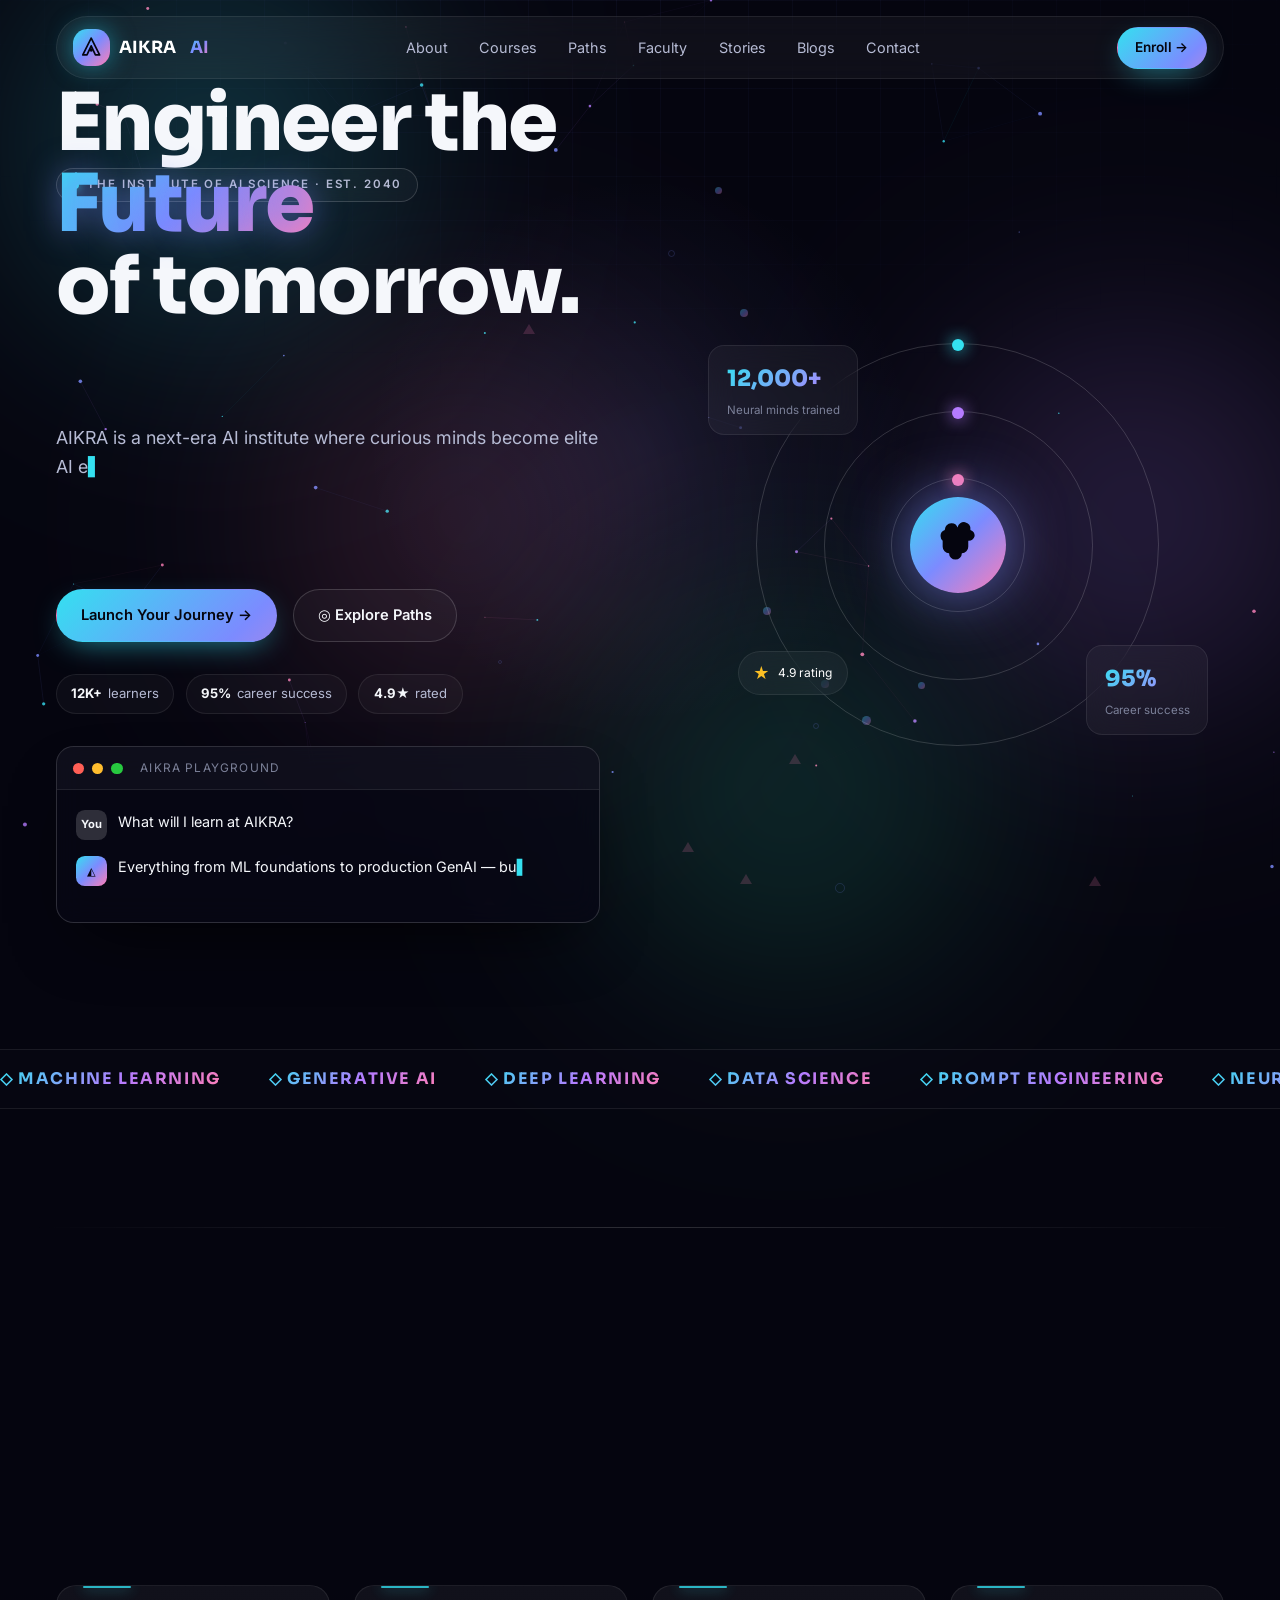
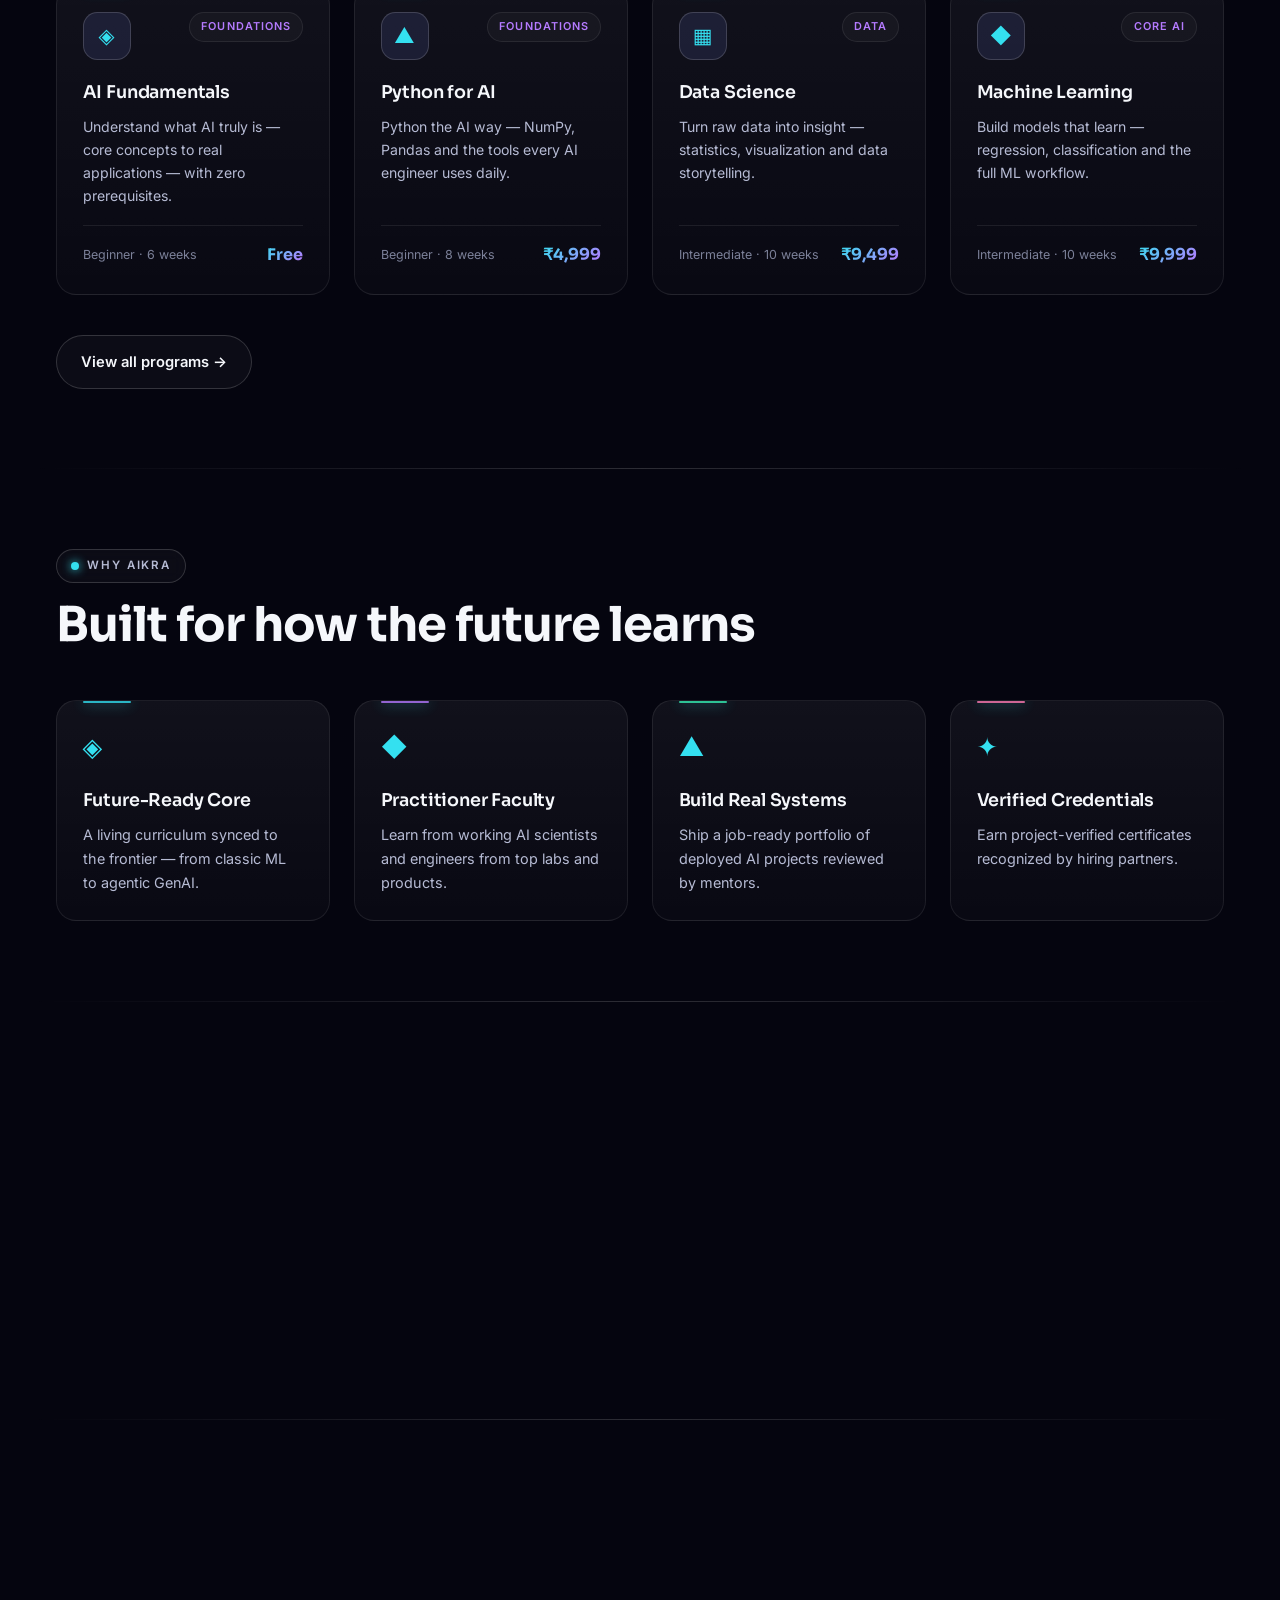
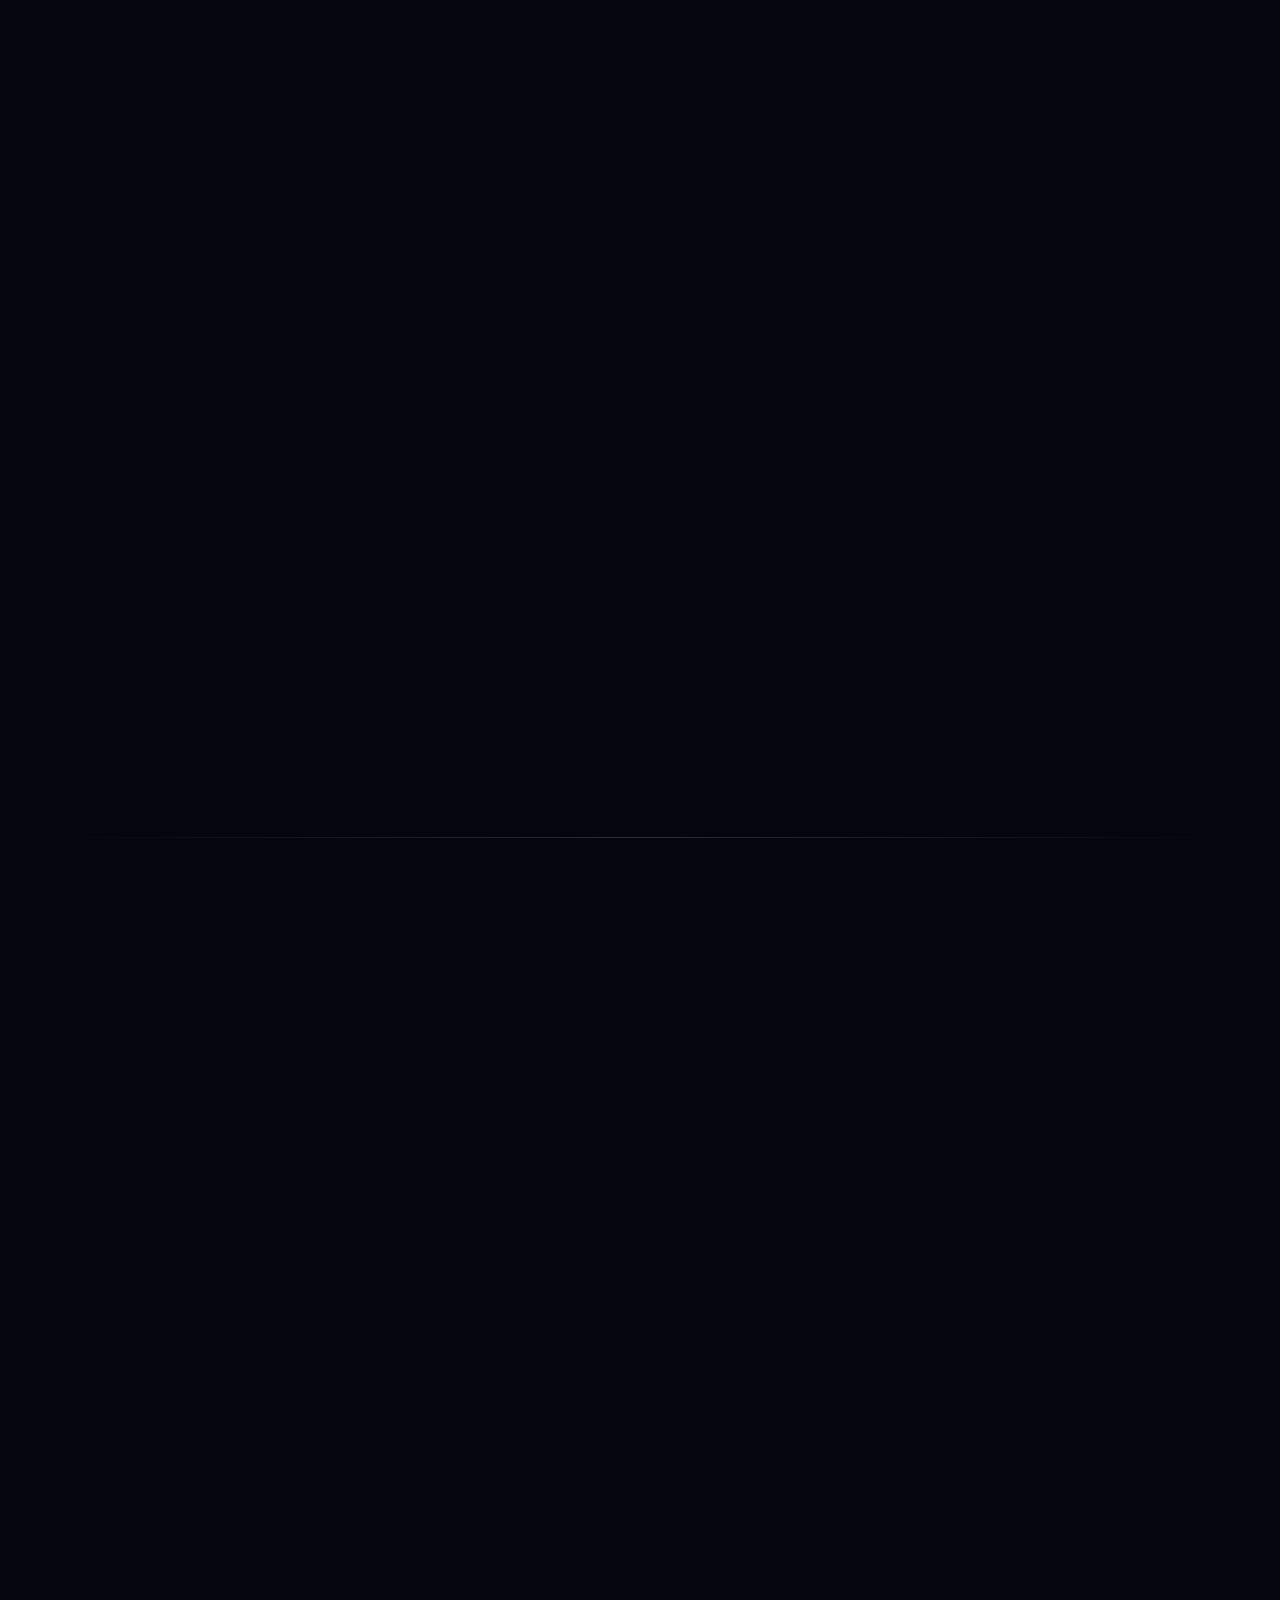
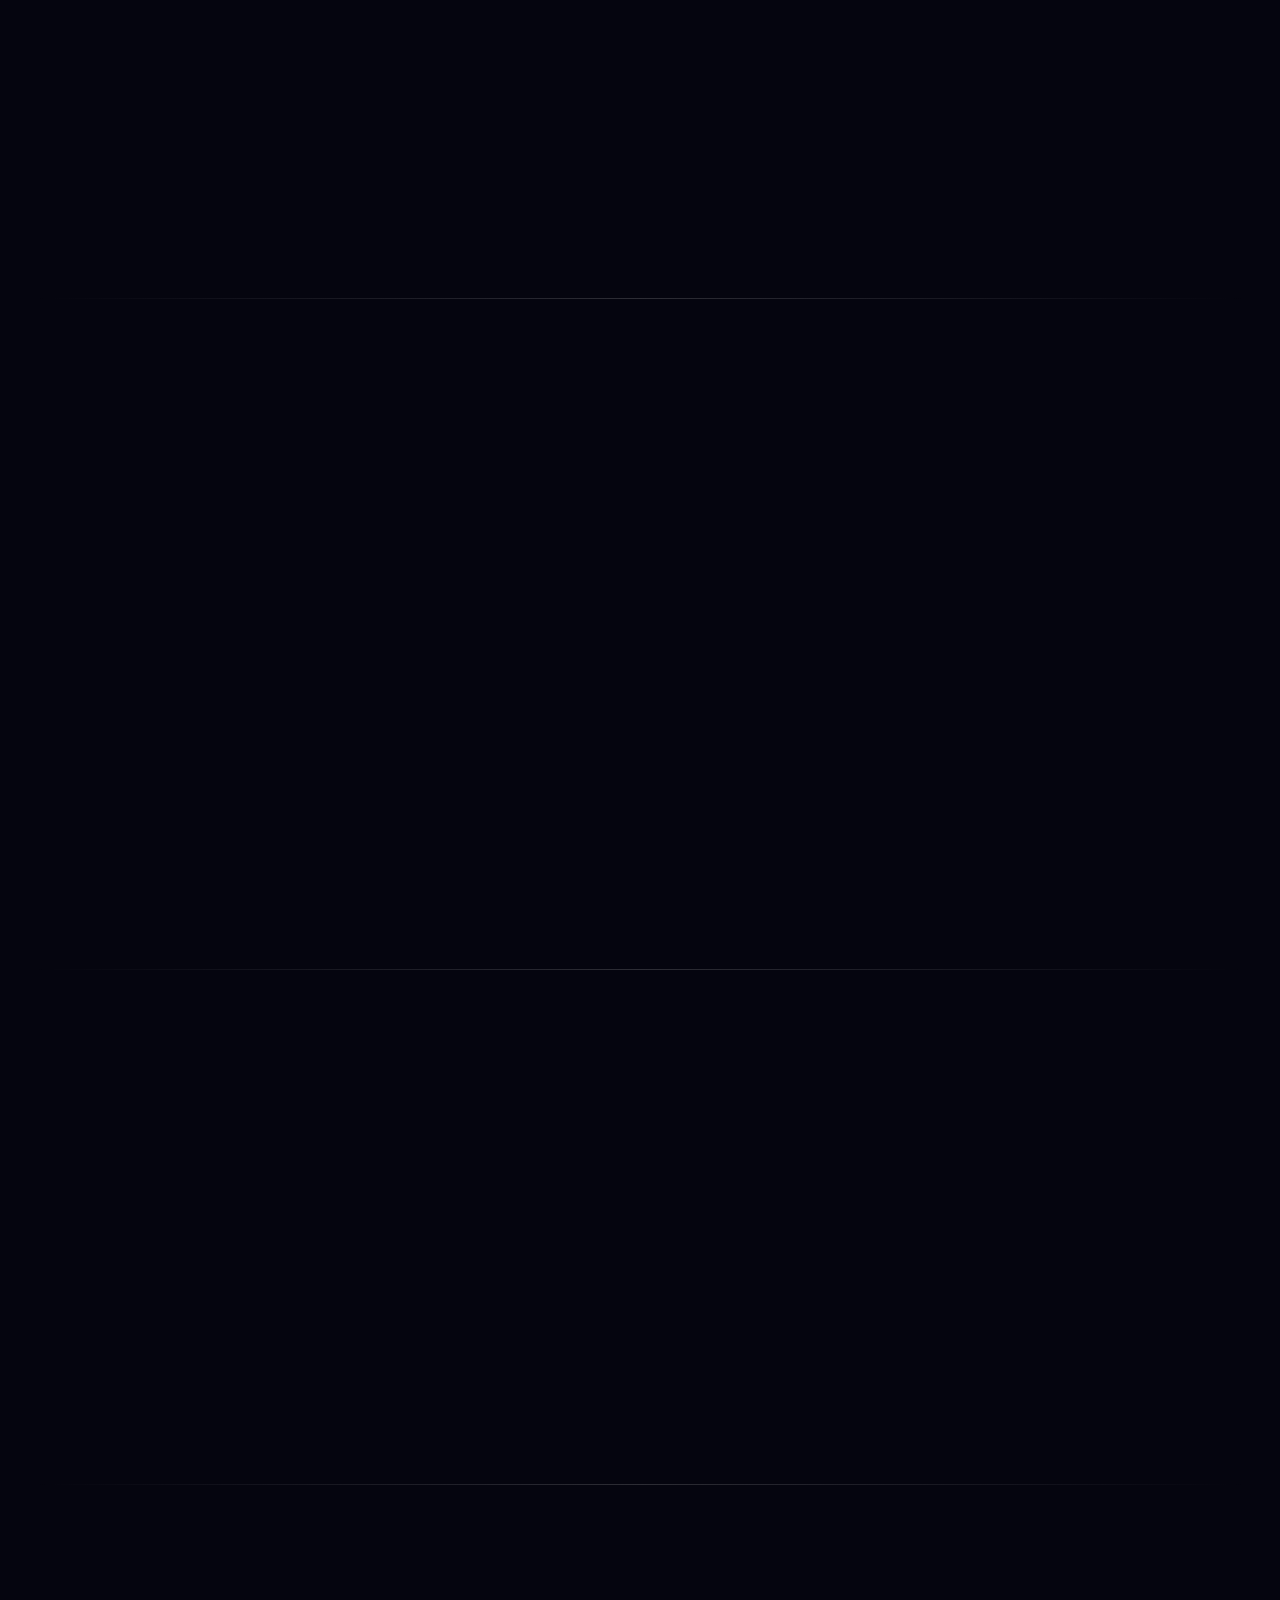
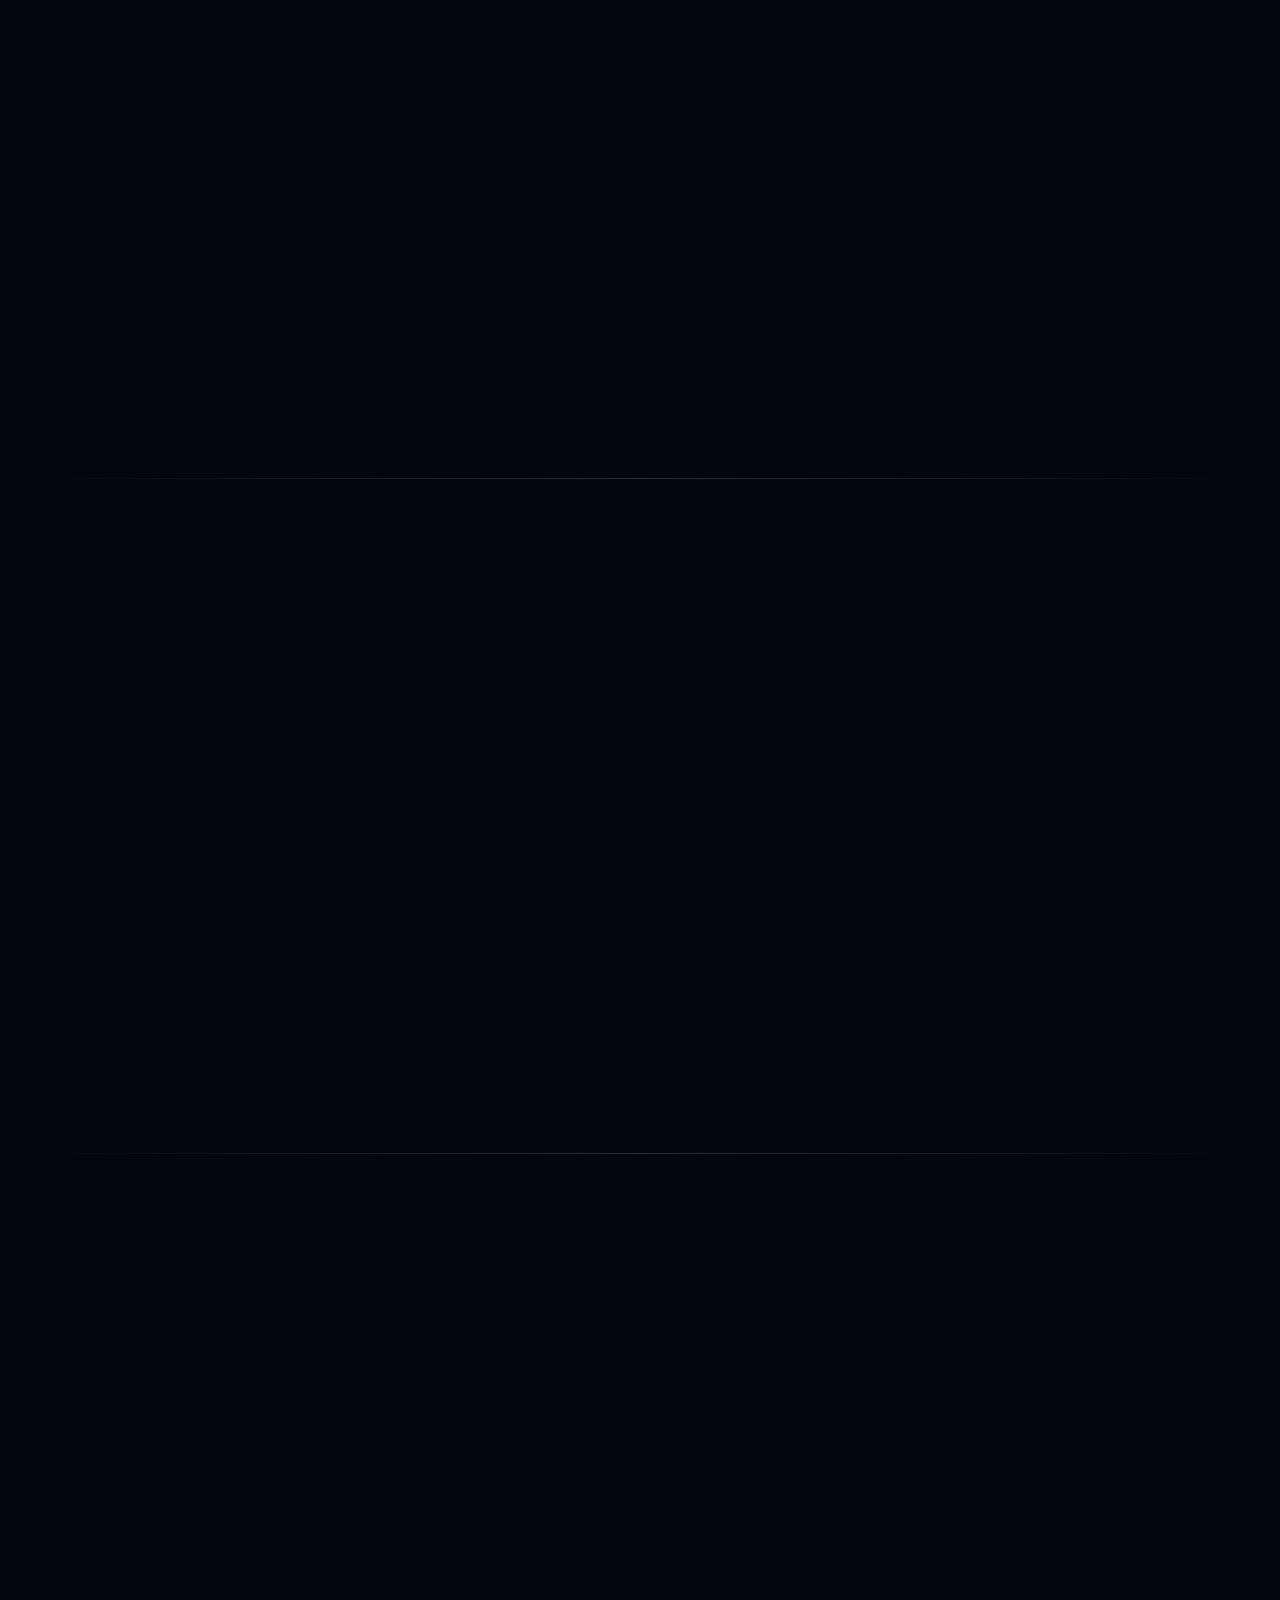
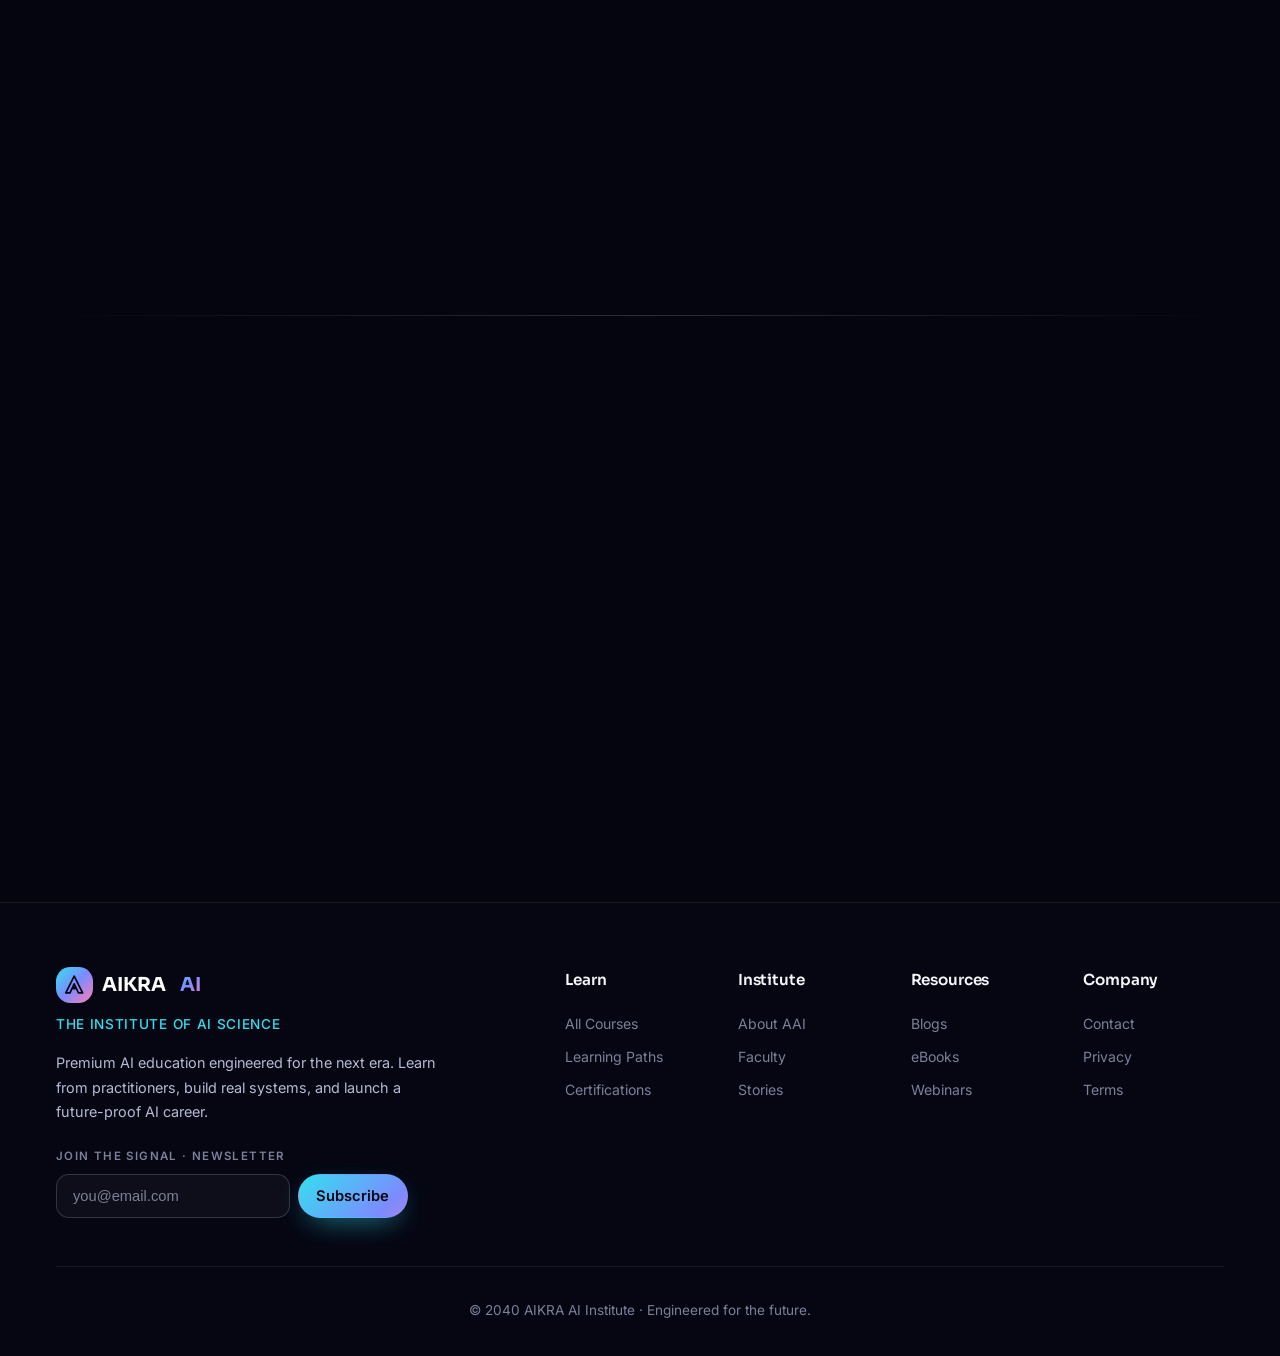
<file: index.html>
<!DOCTYPE html>
<html lang="en">
<head>
  <meta charset="UTF-8" />
  <meta name="viewport" content="width=device-width, initial-scale=1.0" />
  <title>AIKRA AI Institute — The Institute of AI Science</title>
  <meta name="description" content="AIKRA AI Institute (AAI) — a next-era AI institute. Learn Machine Learning, Deep Learning, Generative AI and Data Science from practitioners and build a future-proof AI career." />
  <meta property="og:title" content="AIKRA AI Institute — The Institute of AI Science" />
  <meta property="og:description" content="Next-era AI education. Learn ML, Deep Learning, Generative AI and Data Science from practitioners." />
  <link rel="icon" type="image/svg+xml" href="assets/favicon.svg" />
  <link rel="preconnect" href="https://fonts.googleapis.com" />
  <link rel="preconnect" href="https://fonts.gstatic.com" crossorigin />
  <link href="https://fonts.googleapis.com/css2?family=Sora:wght@400;500;600;700;800&family=Inter:wght@400;500;600;700&display=swap" rel="stylesheet" />
  <link rel="stylesheet" href="assets/css/styles.css" />
  <!-- Editable content (see content/README.md) -->
  <script src="content/site.js"></script>
  <script src="content/courses.js"></script>
  <script src="content/reviews.js"></script>
</head>
<body>
  <div id="header"></div>

  <main style="padding-top:6.5rem;">

    <!-- ============ HERO ============ -->
    <section style="position:relative;" data-hero-parallax>
      <div class="container-aai" style="padding:4rem 1.5rem 3rem;">
        <div class="hero-grid">
          <div>
            <span class="eyebrow reveal"><span class="dot"></span> The Institute of AI Science · Est. 2040</span>
            <h1 class="h-display reveal d1" style="margin-top:1.5rem;" data-speed="-0.08">
              Engineer the<br /><span class="gradient-text glow-text" data-rotator data-words="Intelligence,Future,Machines,Impossible">Intelligence</span><br />of tomorrow.
            </h1>
            <p class="muted reveal d2" style="margin-top:1.5rem;max-width:34rem;font-size:1.12rem;" data-typewriter="AIKRA is a next-era AI institute where curious minds become elite AI engineers. Learn from practitioners, build real neural systems, and earn credentials recognized across the industry." data-speed="-0.04">
              AIKRA is a next-era AI institute where curious minds become elite AI engineers. Learn from practitioners, build real neural systems, and earn credentials recognized across the industry.
            </p>
            <div class="reveal d3" style="margin-top:2.2rem;display:flex;flex-wrap:wrap;gap:1rem;">
              <a href="courses.html" class="btn btn-primary" data-magnetic>Launch Your Journey →</a>
              <a href="#paths" class="btn btn-ghost">◎ Explore Paths</a>
            </div>
            <div class="hero-badge-row reveal d4">
              <span class="mini-chip"><b>12K+</b> learners</span>
              <span class="mini-chip"><b>95%</b> career success</span>
              <span class="mini-chip"><b>4.9★</b> rated</span>
            </div>

            <!-- Live AI demo widget -->
            <div class="ai-demo reveal d4" style="margin-top:2rem;max-width:34rem;" id="ai-demo" data-ai-demo>
              <div class="ai-demo-bar">
                <span class="ai-dot r"></span><span class="ai-dot y"></span><span class="ai-dot g"></span>
                <span class="ai-demo-title">AIKRA Playground</span>
              </div>
              <div class="ai-demo-body">
                <div class="ai-row">
                  <span class="ai-avatar user">You</span>
                  <div class="ai-bubble"><span class="prompt-txt" id="ai-prompt"></span></div>
                </div>
                <div class="ai-row" id="ai-response-row" style="display:none;">
                  <span class="ai-avatar bot">◭</span>
                  <div class="ai-bubble bot-bubble"><span id="ai-response"></span></div>
                </div>
              </div>
            </div>
          </div>

          <!-- Orbit visual -->
          <div class="orbit-wrap reveal-scale d2">
            <div class="orbit o1"><span class="node"></span></div>
            <div class="orbit o2"><span class="node"></span></div>
            <div class="orbit o3"><span class="node"></span></div>
            <div class="core">
              <svg style="width:3.2rem;height:3.2rem" viewBox="0 0 24 24" fill="currentColor"><path d="M9 2a3 3 0 00-3 3v.1A3 3 0 004 8a3 3 0 001 2.2V13a3 3 0 003 3 3 3 0 006 0 3 3 0 003-3v-2.8A3 3 0 0020 8a3 3 0 00-2-2.9V5a3 3 0 00-6-1 3 3 0 00-3-2z"/></svg>
            </div>
            <div class="glass float-card" style="left:-10px;top:40px;border-radius:1rem;padding:.9rem 1.1rem;">
              <p class="holo-text" style="font-family:'Sora';font-size:1.4rem;font-weight:800;margin:0;">12,000+</p>
              <p style="font-size:.72rem;color:var(--dim);margin:.2rem 0 0;">Neural minds trained</p>
            </div>
            <div class="glass float-card" style="right:-10px;bottom:50px;border-radius:1rem;padding:.9rem 1.1rem;animation-delay:-2.5s;">
              <p class="holo-text" style="font-family:'Sora';font-size:1.4rem;font-weight:800;margin:0;">95%</p>
              <p style="font-size:.72rem;color:var(--dim);margin:.2rem 0 0;">Career success</p>
            </div>
            <div class="glass float-card" style="left:20px;bottom:90px;display:flex;align-items:center;gap:.5rem;border-radius:9999px;padding:.5rem .9rem;animation-delay:-1.2s;">
              <span style="color:#fbbf24;">★</span><span style="font-size:.75rem;color:#fff;">4.9 rating</span>
            </div>
          </div>
        </div>
      </div>
      <a href="#courses" class="scroll-cue reveal d4" aria-label="Scroll down">
        <span class="scroll-cue-txt">Scroll</span>
        <span class="scroll-cue-mouse"><span></span></span>
      </a>
    </section>

    <!-- ============ MARQUEE ============ -->
    <div class="marquee">
      <div class="marquee-track">
        <span>◇ MACHINE LEARNING</span><span>◇ GENERATIVE AI</span><span>◇ DEEP LEARNING</span><span>◇ DATA SCIENCE</span><span>◇ PROMPT ENGINEERING</span><span>◇ NEURAL NETWORKS</span>
        <span>◇ MACHINE LEARNING</span><span>◇ GENERATIVE AI</span><span>◇ DEEP LEARNING</span><span>◇ DATA SCIENCE</span><span>◇ PROMPT ENGINEERING</span><span>◇ NEURAL NETWORKS</span>
      </div>
    </div>

    <!-- ============ TRUST LOGOS (horizontal scroll-reveal) ============ -->
    <div class="trust-bar">
      <div class="trust-track" id="trust-track">
        <div class="trust-item"><span class="ti-icon">🏛</span> IIT Alumni Network</div>
        <div class="trust-item"><span class="ti-icon">🔬</span> Google Research</div>
        <div class="trust-item"><span class="ti-icon">☁</span> AWS Certified</div>
        <div class="trust-item"><span class="ti-icon">🧠</span> DeepMind Partners</div>
        <div class="trust-item"><span class="ti-icon">📊</span> McKinsey Analytics</div>
        <div class="trust-item"><span class="ti-icon">🎓</span> Stanford Online</div>
        <div class="trust-item"><span class="ti-icon">⚡</span> NVIDIA DLI</div>
        <div class="trust-item"><span class="ti-icon">🌐</span> Meta AI</div>
        <div class="trust-item"><span class="ti-icon">🏛</span> IIT Alumni Network</div>
        <div class="trust-item"><span class="ti-icon">🔬</span> Google Research</div>
        <div class="trust-item"><span class="ti-icon">☁</span> AWS Certified</div>
        <div class="trust-item"><span class="ti-icon">🧠</span> DeepMind Partners</div>
      </div>
    </div>

    <!-- ============ FEATURED COURSES ============ -->
    <section class="section" id="courses">
      <div class="container-aai">
        <div class="reveal" style="max-width:44rem;">
          <span class="eyebrow"><span class="dot"></span> Curriculum</span>
          <h2 class="h-section" style="margin-top:1rem;">Programs that forge <span class="gradient-text">AI engineers</span></h2>
          <p class="muted" style="margin-top:1rem;font-size:1.1rem;">Project-first, mentor-guided programs — from first principles to production-grade AI systems.</p>
        </div>
        <div class="grid-4" data-stagger style="margin-top:3rem;" id="feat-grid"></div>
        <div style="margin-top:2.5rem;"><a href="courses.html" class="btn btn-ghost">View all programs →</a></div>
      </div>
    </section>

    <!-- ============ WHY ============ -->
    <section class="section" id="why">
      <div class="container-aai">
        <div class="reveal" style="max-width:44rem;">
          <span class="eyebrow"><span class="dot"></span> Why AIKRA</span>
          <h2 class="h-section" style="margin-top:1rem;">Built for how the future learns</h2>
        </div>
        <div class="grid-4" style="margin-top:3rem;">
          <div class="card card-hover reveal" data-tilt><span class="spark"></span><span class="feat-ic">◈</span><h3 style="margin-top:1.1rem;font-size:1.1rem;">Future-Ready Core</h3><p class="muted" style="margin-top:.5rem;font-size:.9rem;">A living curriculum synced to the frontier — from classic ML to agentic GenAI.</p></div>
          <div class="card card-hover reveal d1" data-tilt><span class="spark" style="background:var(--violet)"></span><span class="feat-ic">◆</span><h3 style="margin-top:1.1rem;font-size:1.1rem;">Practitioner Faculty</h3><p class="muted" style="margin-top:.5rem;font-size:.9rem;">Learn from working AI scientists and engineers from top labs and products.</p></div>
          <div class="card card-hover reveal d2" data-tilt><span class="spark" style="background:var(--mint)"></span><span class="feat-ic">▲</span><h3 style="margin-top:1.1rem;font-size:1.1rem;">Build Real Systems</h3><p class="muted" style="margin-top:.5rem;font-size:.9rem;">Ship a job-ready portfolio of deployed AI projects reviewed by mentors.</p></div>
          <div class="card card-hover reveal d3" data-tilt><span class="spark" style="background:var(--pink)"></span><span class="feat-ic">✦</span><h3 style="margin-top:1.1rem;font-size:1.1rem;">Verified Credentials</h3><p class="muted" style="margin-top:.5rem;font-size:.9rem;">Earn project-verified certificates recognized by hiring partners.</p></div>
        </div>
      </div>
    </section>

    <!-- ============ WORD-BY-WORD MISSION (Apple-style scroll reveal) ============ -->
    <section class="section" style="padding:6rem 0;">
      <div class="container-aai">
        <p class="word-reveal" id="word-reveal">
          We don't just teach AI — we ignite minds, forge engineers, and launch careers that shape the future of intelligence itself.
        </p>
      </div>
    </section>

    <!-- ============ LEARNING PATHS ============ -->
    <section class="section" id="paths">
      <div class="container-aai">
        <div class="reveal" style="max-width:44rem;">
          <span class="eyebrow"><span class="dot"></span> Trajectories</span>
          <h2 class="h-section" style="margin-top:1rem;">Choose your <span class="holo-text">flight path</span></h2>
        </div>
        <div class="grid-3" style="margin-top:3rem;">
          <div class="card card-hover reveal"><div style="display:flex;justify-content:space-between;align-items:center;"><h3 style="font-size:1.15rem;">AI Beginner</h3><span class="pill">3 months</span></div><ol class="path-steps"><li>AI Fundamentals</li><li>Python for AI</li><li>Intro to ML</li><li>Capstone Project</li></ol></div>
          <div class="card card-hover reveal d1"><div style="display:flex;justify-content:space-between;align-items:center;"><h3 style="font-size:1.15rem;">ML Engineer</h3><span class="pill">6 months</span></div><ol class="path-steps"><li>Python for AI</li><li>Machine Learning</li><li>Deep Learning</li><li>MLOps & Deploy</li></ol></div>
          <div class="card card-hover reveal d2"><div style="display:flex;justify-content:space-between;align-items:center;"><h3 style="font-size:1.15rem;">GenAI Specialist</h3><span class="pill">4 months</span></div><ol class="path-steps"><li>Prompt Engineering</li><li>LLM Foundations</li><li>Generative AI</li><li>AI Product Build</li></ol></div>
        </div>

        <!-- Interactive curriculum skill-tree -->
        <div class="reveal" style="max-width:44rem;margin-top:5rem;">
          <span class="eyebrow"><span class="dot"></span> Skill Tree</span>
          <h2 class="h-section" style="margin-top:1rem;">From <span class="gradient-text">zero to AI engineer</span></h2>
          <p class="muted" style="margin-top:1rem;font-size:1.05rem;">A guided progression — each stage unlocks the next skill on your path to mastery.</p>
        </div>
        <div class="skilltree" data-skilltree>
          <div class="skill-node">
            <span class="lvl">Stage 01 · Foundations</span>
            <h4>Think in AI</h4>
            <ul><li>AI &amp; ML fundamentals</li><li>Python for data</li><li>Math intuition</li></ul>
          </div>
          <div class="skill-node">
            <span class="lvl">Stage 02 · Core</span>
            <h4>Build Models</h4>
            <ul><li>Machine learning</li><li>Model evaluation</li><li>Feature engineering</li></ul>
          </div>
          <div class="skill-node">
            <span class="lvl">Stage 03 · Deep</span>
            <h4>Neural Systems</h4>
            <ul><li>Deep learning</li><li>Computer vision / NLP</li><li>Transformers</li></ul>
          </div>
          <div class="skill-node">
            <span class="lvl">Stage 04 · Ship</span>
            <h4>Deploy &amp; Lead</h4>
            <ul><li>Generative AI &amp; LLMs</li><li>MLOps &amp; deployment</li><li>Capstone portfolio</li></ul>
          </div>
        </div>
      </div>
    </section>

    <!-- ============ STATS ============ -->
    <svg width="0" height="0" style="position:absolute;"><defs><linearGradient id="auroraGrad" x1="0" y1="0" x2="1" y2="1"><stop offset="0" stop-color="#34e0f0"/><stop offset=".5" stop-color="#7c8bff"/><stop offset="1" stop-color="#ff7eb6"/></linearGradient></defs></svg>
    <section class="section">
      <div class="container-aai">
        <div class="reveal" style="text-align:center;max-width:42rem;margin:0 auto;">
          <span class="eyebrow"><span class="dot"></span> Signal</span>
          <h2 class="h-section" style="margin-top:1rem;">Measurable impact</h2>
        </div>
        <div class="grid-4" style="margin-top:3rem;">
          <div class="stat-box reveal"><svg class="stat-ring" viewBox="0 0 100 100"><circle class="ring-bg" cx="50" cy="50" r="45"/><circle class="ring-fill" cx="50" cy="50" r="45"/></svg><div class="gradient-text stat-num" data-counter data-target="12000" data-suffix="+" data-ring="100">0</div><p class="stat-label">Learners Trained</p></div>
          <div class="stat-box reveal d1"><svg class="stat-ring" viewBox="0 0 100 100"><circle class="ring-bg" cx="50" cy="50" r="45"/><circle class="ring-fill" cx="50" cy="50" r="45"/></svg><div class="gradient-text stat-num" data-counter data-target="50" data-suffix="+" data-ring="50">0</div><p class="stat-label">Programs</p></div>
          <div class="stat-box reveal d2"><svg class="stat-ring" viewBox="0 0 100 100"><circle class="ring-bg" cx="50" cy="50" r="45"/><circle class="ring-fill" cx="50" cy="50" r="45"/></svg><div class="gradient-text stat-num" data-counter data-target="95" data-suffix="%" data-ring="95">0</div><p class="stat-label">Career Success</p></div>
          <div class="stat-box reveal d3"><svg class="stat-ring" viewBox="0 0 100 100"><circle class="ring-bg" cx="50" cy="50" r="45"/><circle class="ring-fill" cx="50" cy="50" r="45"/></svg><div class="gradient-text stat-num" data-counter data-target="40" data-suffix="+" data-ring="40">0</div><p class="stat-label">Industry Mentors</p></div>
        </div>
      </div>
    </section>

    <!-- ============ STORIES ============ -->
    <section class="section" id="stories">
      <div class="container-aai">
        <div class="reveal" style="max-width:44rem;">
          <span class="eyebrow"><span class="dot"></span> Alumni</span>
          <h2 class="h-section" style="margin-top:1rem;">Careers, transformed</h2>
        </div>
        <div class="reveal" data-carousel style="margin-top:3rem;position:relative;">
          <div style="overflow:hidden;">
            <div data-track style="display:flex;transition:transform .6s cubic-bezier(.2,.8,.2,1);">
              <div class="slide"><figure class="card"><div class="stars">★★★★★</div><blockquote>"AIKRA completely rewired my career. I went from marketing to an ML role in under a year. The project-first approach meant I had real systems to show."</blockquote><figcaption><span class="avatar">PS</span><div><p class="t-name">Priya Sharma</p><p class="t-role">ML Engineer · Machine Learning</p></div></figcaption></figure></div>
              <div class="slide"><figure class="card"><div class="stars">★★★★★</div><blockquote>"Zero coding background and I was intimidated by AI. AAI's beginner track made everything click. The mentors genuinely care."</blockquote><figcaption><span class="avatar">RV</span><div><p class="t-name">Rohan Verma</p><p class="t-role">Student · AI Fundamentals</p></div></figcaption></figure></div>
              <div class="slide"><figure class="card"><div class="stars">★★★★★</div><blockquote>"Incredibly practical. Real datasets, real problems, and faculty who work in the industry. I landed my dream job right after."</blockquote><figcaption><span class="avatar">AG</span><div><p class="t-name">Ananya Gupta</p><p class="t-role">Data Scientist · Data Science</p></div></figcaption></figure></div>
              <div class="slide"><figure class="card"><div class="stars">★★★★★</div><blockquote>"The GenAI program gave me exactly what I needed to build my product. Months later I launched an AI startup. World-class."</blockquote><figcaption><span class="avatar">VN</span><div><p class="t-name">Vikram Nair</p><p class="t-role">Founder · Generative AI</p></div></figcaption></figure></div>
            </div>
          </div>
          <div style="margin-top:1.6rem;display:flex;justify-content:center;gap:.75rem;">
            <button data-prev class="carousel-btn" aria-label="Previous">‹</button>
            <button data-next class="carousel-btn" aria-label="Next">›</button>
          </div>
        </div>
      </div>
    </section>

    <!-- ============ FACULTY ============ -->
    <section class="section" id="faculty">
      <div class="container-aai">
        <div class="reveal" style="max-width:44rem;">
          <span class="eyebrow"><span class="dot"></span> Faculty</span>
          <h2 class="h-section" style="margin-top:1rem;">Learn from the architects</h2>
        </div>
        <div class="grid-4" style="margin-top:3rem;">
          <div class="card card-hover reveal" data-tilt style="text-align:center;"><span class="avatar-lg">AR</span><h3 style="margin-top:1.1rem;font-size:1.05rem;">Dr. Aditya Rao</h3><p class="f-role">Director of AI Research</p><p class="dim" style="font-size:.78rem;margin-top:.3rem;">Deep Learning · Vision</p></div>
          <div class="card card-hover reveal d1" data-tilt style="text-align:center;"><span class="avatar-lg">MI</span><h3 style="margin-top:1.1rem;font-size:1.05rem;">Prof. Meera Iyer</h3><p class="f-role">Lead Faculty, GenAI</p><p class="dim" style="font-size:.78rem;margin-top:.3rem;">LLMs · NLP</p></div>
          <div class="card card-hover reveal d2" data-tilt style="text-align:center;"><span class="avatar-lg">KM</span><h3 style="margin-top:1.1rem;font-size:1.05rem;">Karan Malhotra</h3><p class="f-role">Industry Mentor</p><p class="dim" style="font-size:.78rem;margin-top:.3rem;">MLOps · Engineering</p></div>
          <div class="card card-hover reveal d3" data-tilt style="text-align:center;"><span class="avatar-lg">SK</span><h3 style="margin-top:1.1rem;font-size:1.05rem;">Dr. Sara Khan</h3><p class="f-role">Faculty, Data Science</p><p class="dim" style="font-size:.78rem;margin-top:.3rem;">Statistics · Story</p></div>
        </div>
      </div>
    </section>

    <!-- ============ CERTIFICATIONS ============ -->
    <section class="section">
      <div class="container-aai cert-grid">
        <div class="reveal">
          <span class="eyebrow"><span class="dot"></span> Credentials</span>
          <h2 class="h-section" style="margin-top:1rem;">Certificates that <span class="gradient-text">prove it</span></h2>
          <p class="muted" style="margin-top:1rem;font-size:1.1rem;">Every AAI credential is project-verified and recognized by hiring partners. Real, holographic proof of real skill.</p>
          <ul class="check-list">
            <li>Verified with deployed projects</li>
            <li>Recognized by hiring partners</li>
            <li>Shareable to LinkedIn & resume</li>
          </ul>
          <a href="courses.html" class="btn btn-primary" data-magnetic>Explore Credentials →</a>
        </div>
        <div class="reveal d1">
          <div class="card" data-tilt style="padding:2.2rem;">
            <div style="border:1px solid var(--line-bright);border-radius:1rem;padding:2rem;text-align:center;background:radial-gradient(circle at 50% 0%, rgba(168,85,247,.15), transparent 70%);">
              <span class="ic-badge" style="margin:0 auto;background:var(--aurora);border:none;box-shadow:0 0 30px rgba(34,211,238,.5);">✦</span>
              <p style="margin-top:1rem;font-size:.7rem;font-weight:600;letter-spacing:.18em;text-transform:uppercase;color:var(--cyan);">Certificate of Mastery</p>
              <p class="gradient-text" style="margin-top:.6rem;font-family:'Sora';font-size:1.6rem;font-weight:800;">Machine Learning</p>
              <p class="dim" style="font-size:.85rem;margin-top:.3rem;">Awarded to a verified AAI engineer</p>
              <div style="margin-top:1.4rem;display:flex;justify-content:space-between;border-top:1px solid var(--line);padding-top:1rem;font-size:.72rem;color:var(--dim);"><span>AIKRA AI Institute</span><span>ID · AAI-2040</span></div>
            </div>
          </div>
        </div>
      </div>
    </section>

    <!-- ============ BLOGS ============ -->
    <section class="section" id="blogs">
      <div class="container-aai">
        <div class="reveal" style="max-width:44rem;">
          <span class="eyebrow"><span class="dot"></span> Signal Feed</span>
          <h2 class="h-section" style="margin-top:1rem;">Intelligence, decoded</h2>
        </div>
        <div class="grid-3" style="margin-top:3rem;">
          <a href="#" class="card card-hover reveal blog-card" data-tilt><div class="blog-cover"><span class="blog-cat">Career Guides</span></div><h3 style="font-size:1.08rem;">How to Start Learning AI in 2040</h3><p class="muted" style="font-size:.9rem;margin-top:.5rem;">A practical, step-by-step roadmap for absolute beginners.</p><p class="blog-meta">Dr. Aditya Rao · 7 min</p></a>
          <a href="#" class="card card-hover reveal d1 blog-card" data-tilt><div class="blog-cover" style="background:var(--holo)"><span class="blog-cat">Tutorials</span></div><h3 style="font-size:1.08rem;">Understanding Large Language Models</h3><p class="muted" style="font-size:.9rem;margin-top:.5rem;">An intuitive, jargon-free explanation of how LLMs work.</p><p class="blog-meta">Prof. Meera Iyer · 6 min</p></a>
          <a href="#" class="card card-hover reveal d2 blog-card" data-tilt><div class="blog-cover" style="background:linear-gradient(135deg,#ff7eb6,#7c8bff)"><span class="blog-cat">Industry Trends</span></div><h3 style="font-size:1.08rem;">5 AI Career Paths for the Next Decade</h3><p class="muted" style="font-size:.9rem;margin-top:.5rem;">Explore the roles shaping the AI-powered economy.</p><p class="blog-meta">Karan Malhotra · 8 min</p></a>
        </div>
      </div>
    </section>

    <!-- ============ FAQ ============ -->
    <section class="section" id="faq">
      <div class="container-aai">
        <div class="reveal" style="text-align:center;max-width:42rem;margin:0 auto;">
          <span class="eyebrow"><span class="dot"></span> FAQ</span>
          <h2 class="h-section" style="margin-top:1rem;">Questions, answered</h2>
        </div>
        <div class="reveal faq-wrap" style="margin-top:3rem;">
          <details><summary>Do I need a coding background to start?<span class="faq-plus">+</span></summary><p>No. Our AI Fundamentals and Python for AI programs are designed for complete beginners and build up to advanced topics.</p></details>
          <details><summary>Are the certifications recognized by employers?<span class="faq-plus">+</span></summary><p>Yes. AAI credentials are project-verified and recognized by our hiring partners across the AI industry.</p></details>
          <details><summary>Can working professionals manage the schedule?<span class="faq-plus">+</span></summary><p>Absolutely. Programs include self-paced modules plus optional live mentorship on evenings and weekends.</p></details>
          <details><summary>Will I get hands-on projects?<span class="faq-plus">+</span></summary><p>Every program is project-first. You graduate with a portfolio of real, deployed AI systems.</p></details>
          <details><summary>Is financial support available?<span class="faq-plus">+</span></summary><p>We offer scholarships, EMI options and free introductory programs so learning AI stays accessible.</p></details>
        </div>
      </div>
    </section>

    <!-- ============ CTA ============ -->
    <section class="section">
      <div class="container-aai">
        <div class="reveal card" style="position:relative;overflow:hidden;text-align:center;padding:4.5rem 1.5rem;border-color:var(--line-bright);">
          <div class="aurora a1" style="position:absolute;opacity:.4;top:-40%;left:20%;"></div>
          <div style="position:relative;max-width:42rem;margin:0 auto;">
            <h2 class="h-section glow-text" style="color:#fff;">Ready to build the future?</h2>
            <p class="muted" style="margin-top:1rem;font-size:1.1rem;">Join thousands engineering their AI careers at AIKRA — the institute of AI science.</p>
            <div style="margin-top:2rem;display:flex;flex-wrap:wrap;justify-content:center;gap:1rem;">
              <a href="contact.html" class="btn btn-primary" data-magnetic>Enroll Now →</a>
              <a href="courses.html" class="btn btn-ghost">Browse Programs</a>
            </div>
          </div>
        </div>
      </div>
    </section>

    <!-- ============ FLOATING SIDE CTA (urgency hook) ============ -->
    <div class="side-cta" id="side-cta">
      <button class="side-cta-close" id="side-cta-close" aria-label="Close">✕</button>
      <span class="urgency-badge"><span class="pulse-dot"></span> Limited Seats</span>
      <p style="margin:.8rem 0 .4rem;font-family:'Sora';font-size:1.05rem;font-weight:700;color:#fff;">Next batch starts in</p>
      <div class="countdown gradient-text" id="countdown">
        <span id="cd-d">00</span>d : <span id="cd-h">00</span>h : <span id="cd-m">00</span>m : <span id="cd-s">00</span>s
      </div>
      <p class="muted" style="margin:.6rem 0 1rem;font-size:.82rem;">Only 28 seats remaining. Secure yours now.</p>
      <a href="contact.html" class="btn btn-primary" data-magnetic style="width:100%;font-size:.85rem;">Enroll Now →</a>
    </div>
  </main>

  <div id="footer"></div>

  <script src="assets/js/partials.js"></script>
  <script>
    // Featured = first 4 courses from content/courses.js
    const FEAT = window.AIKRA.courses.slice(0, 4);
    document.getElementById('feat-grid').innerHTML = FEAT.map((c,i) => `
      <a href="courses.html" class="card card-hover reveal d${i%4}" data-tilt style="display:flex;flex-direction:column;">
        <span class="spark"></span>
        <div style="display:flex;justify-content:space-between;align-items:flex-start;">
          <span class="ic-badge">${c.icon}</span><span class="tag">${c.cat}</span>
        </div>
        <h3 style="margin-top:1.1rem;font-size:1.1rem;">${c.title}</h3>
        <p class="muted" style="margin-top:.5rem;flex:1;font-size:.88rem;">${c.desc || 'Mentor-guided program to build real, job-ready AI skills.'}</p>
        <div style="margin-top:1.1rem;display:flex;justify-content:space-between;align-items:center;border-top:1px solid var(--line);padding-top:1rem;">
          <span class="dim" style="font-size:.78rem;">${c.meta}</span>
          <span class="holo-text" style="font-family:'Sora';font-weight:700;">${c.price}</span>
        </div>
      </a>`).join('');

    // Reviews carousel from content/reviews.js
    const track = document.querySelector('[data-carousel] [data-track]');
    if (track && window.AIKRA.reviews) {
      track.innerHTML = window.AIKRA.reviews.map((r) => `
        <div class="slide"><figure class="card">
          <div class="stars">${'★'.repeat(r.stars)}</div>
          <blockquote>"${r.quote}"</blockquote>
          <figcaption><span class="avatar">${r.initials}</span>
            <div><p class="t-name">${r.name}</p><p class="t-role">${r.role}</p></div>
          </figcaption>
        </figure></div>`).join('');
    }
  </script>
  <script src="assets/js/app.js"></script>
</body>
</html>
</file>
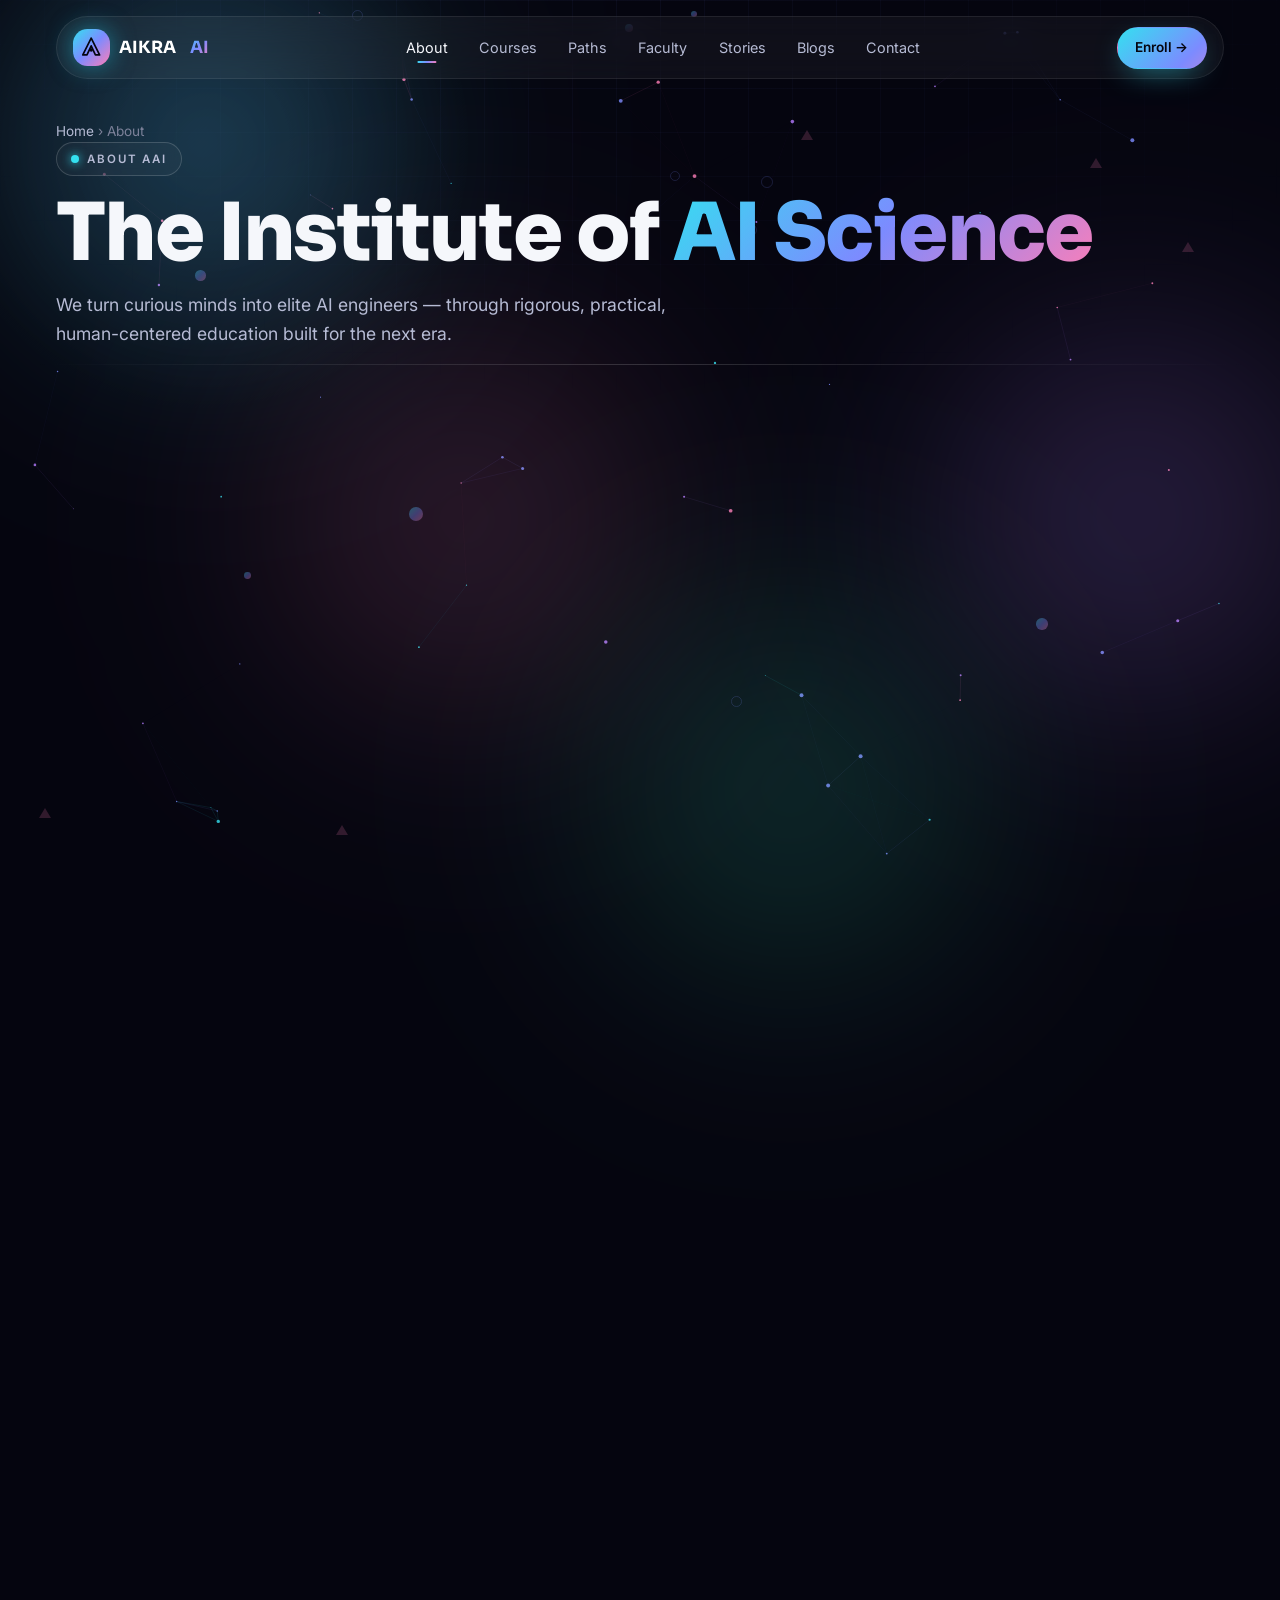
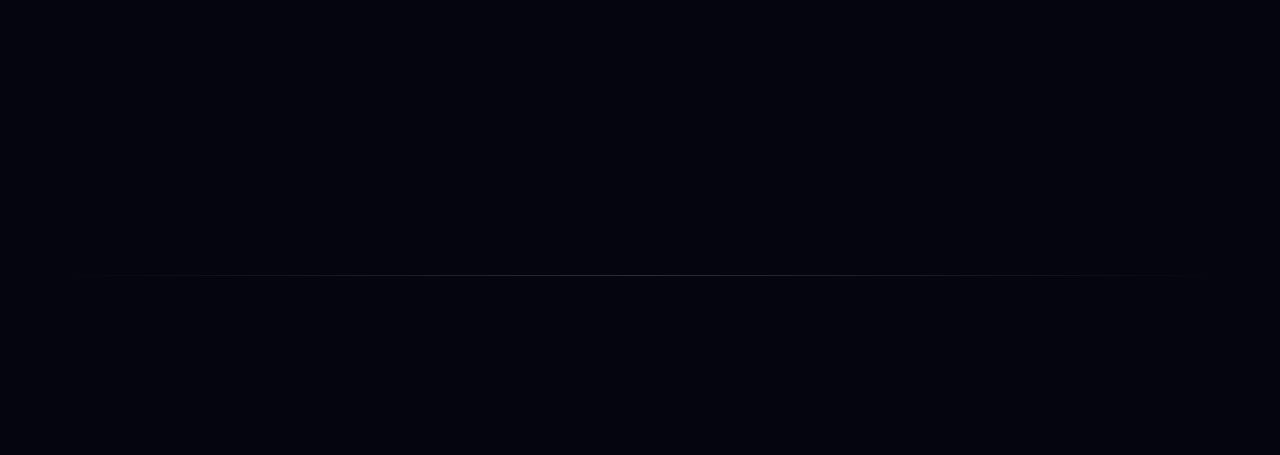
<file: about.html>
<!DOCTYPE html>
<html lang="en">
<head>
  <meta charset="UTF-8" />
  <meta name="viewport" content="width=device-width, initial-scale=1.0" />
  <title>About — AIKRA AI Institute</title>
  <meta name="description" content="Learn about AIKRA AI Institute (AAI) — our mission to make next-era AI education accessible to everyone." />
  <link rel="icon" type="image/svg+xml" href="assets/favicon.svg" />
  <link rel="preconnect" href="https://fonts.googleapis.com" /><link rel="preconnect" href="https://fonts.gstatic.com" crossorigin />
  <link href="https://fonts.googleapis.com/css2?family=Sora:wght@400;500;600;700;800&family=Inter:wght@400;500;600;700&display=swap" rel="stylesheet" />
  <link rel="stylesheet" href="assets/css/styles.css" />
  <!-- Editable content (see content/README.md) -->
  <script src="content/site.js"></script>
  <script src="content/courses.js"></script>
  <script src="content/reviews.js"></script>
</head>
<body>
  <div id="header"></div>
  <main style="padding-top:7.5rem;">
    <section class="container-aai" style="padding-bottom:1rem;">
      <p class="crumb reveal"><a href="index.html">Home</a> › About</p>
      <span class="eyebrow reveal"><span class="dot"></span> About AAI</span>
      <h1 class="h-display reveal d1" style="margin-top:1rem;">The Institute of <span class="gradient-text">AI Science</span></h1>
      <p class="muted reveal d2" style="margin-top:1rem;max-width:42rem;font-size:1.1rem;">We turn curious minds into elite AI engineers — through rigorous, practical, human-centered education built for the next era.</p>
    </section>

    <section class="section" style="padding-top:2.5rem;">
      <div class="container-aai cert-grid">
        <div class="reveal">
          <span class="eyebrow"><span class="dot"></span> Mission</span>
          <h2 class="h-section" style="margin-top:1rem;">Next-era AI education, for everyone</h2>
          <p class="muted" style="margin-top:1rem;font-size:1.1rem;">AIKRA was founded on a simple belief: the future belongs to those who understand AI. We bring together leading practitioners, a project-first curriculum, and a supportive community to help anyone — regardless of background — build a meaningful career in AI.</p>
          <p class="muted" style="margin-top:1rem;">From school students to seasoned professionals, our learners go on to build real systems, join top teams, and shape the AI-powered world.</p>
        </div>
        <div class="reveal d1 card" data-tilt style="padding:2rem;">
          <div style="display:grid;grid-template-columns:1fr 1fr;gap:1.5rem;">
            <div><span class="feat-ic">◈</span><h3 style="margin-top:.75rem;font-size:1rem;">Future-Ready</h3></div>
            <div><span class="feat-ic" style="color:var(--violet)">◆</span><h3 style="margin-top:.75rem;font-size:1rem;">Practitioner-Led</h3></div>
            <div><span class="feat-ic" style="color:var(--mint)">▲</span><h3 style="margin-top:.75rem;font-size:1rem;">Project-First</h3></div>
            <div><span class="feat-ic" style="color:var(--pink)">✦</span><h3 style="margin-top:.75rem;font-size:1rem;">Recognized</h3></div>
          </div>
        </div>
      </div>
    </section>

    <section class="section">
      <div class="container-aai grid-4">
        <div class="stat-box reveal"><div class="gradient-text stat-num" data-counter data-target="12000" data-suffix="+">0</div><p class="stat-label">Learners Trained</p></div>
        <div class="stat-box reveal d1"><div class="gradient-text stat-num" data-counter data-target="50" data-suffix="+">0</div><p class="stat-label">Programs</p></div>
        <div class="stat-box reveal d2"><div class="gradient-text stat-num" data-counter data-target="95" data-suffix="%">0</div><p class="stat-label">Success Rate</p></div>
        <div class="stat-box reveal d3"><div class="gradient-text stat-num" data-counter data-target="40" data-suffix="+">0</div><p class="stat-label">Mentors</p></div>
      </div>
    </section>

    <section class="section" style="padding-top:0;">
      <div class="container-aai grid-3">
        <div class="card card-hover reveal" data-tilt><span class="feat-ic">✧</span><h3 style="margin-top:1rem;font-size:1.1rem;">Excellence</h3><p class="muted" style="margin-top:.5rem;">World-class curriculum and faculty, always synced with the AI frontier.</p></div>
        <div class="card card-hover reveal d1" data-tilt><span class="feat-ic" style="color:var(--mint)">◎</span><h3 style="margin-top:1rem;font-size:1.1rem;">Accessibility</h3><p class="muted" style="margin-top:.5rem;">Free intro programs, scholarships and beginner-friendly paths for everyone.</p></div>
        <div class="card card-hover reveal d2" data-tilt><span class="feat-ic" style="color:var(--pink)">◈</span><h3 style="margin-top:1rem;font-size:1.1rem;">Impact</h3><p class="muted" style="margin-top:.5rem;">We measure success by the careers we launch and the problems our learners solve.</p></div>
      </div>
    </section>
  </main>
  <div id="footer"></div>
  <script src="assets/js/partials.js"></script>
  <script src="assets/js/app.js"></script>
</body>
</html>
</file>
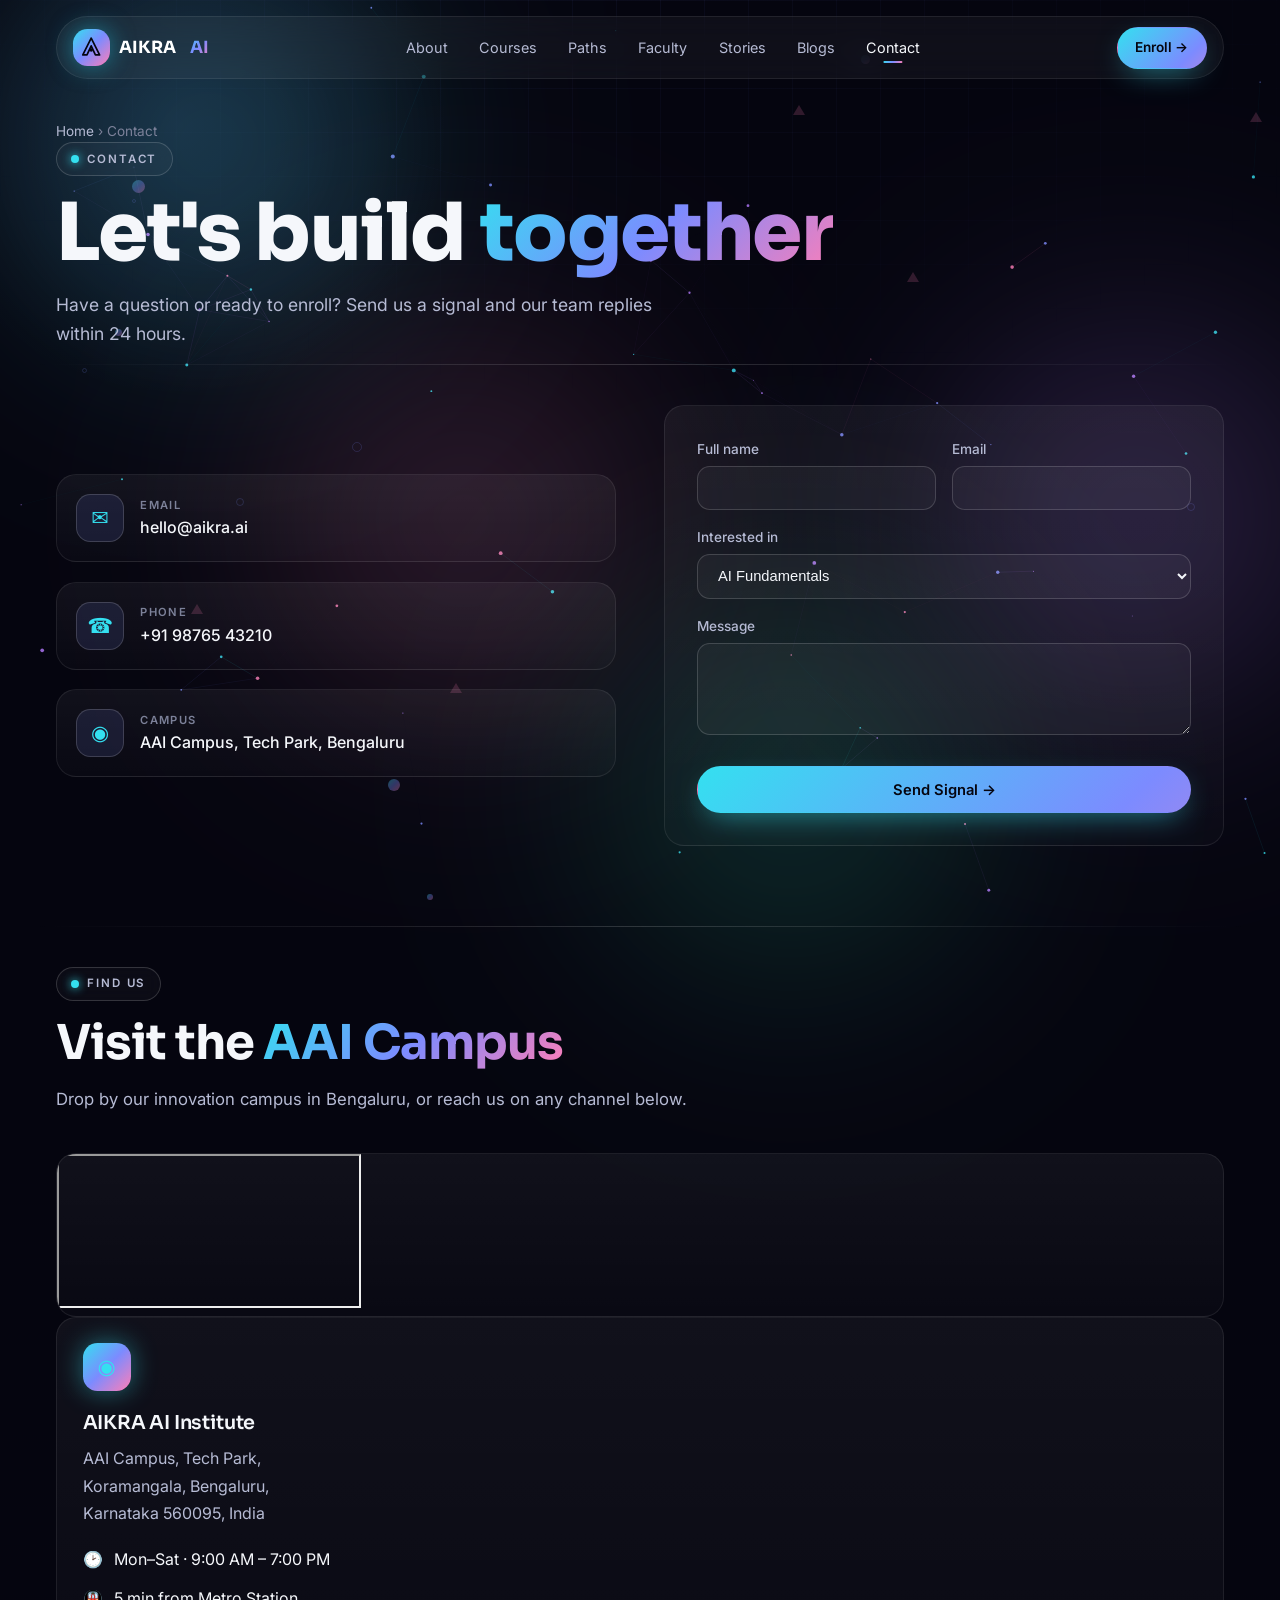
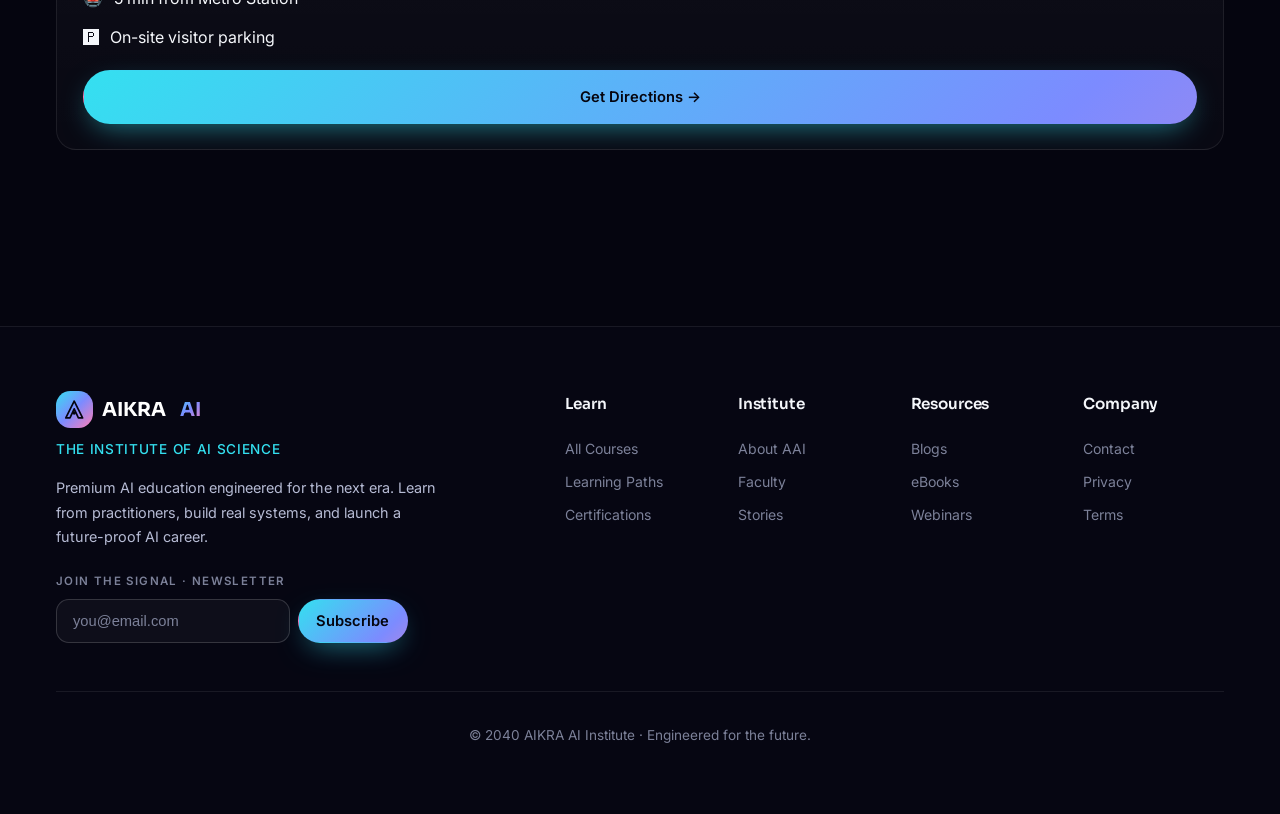
<file: contact.html>
<!DOCTYPE html>
<html lang="en">
<head>
  <meta charset="UTF-8" />
  <meta name="viewport" content="width=device-width, initial-scale=1.0" />
  <title>Contact — AIKRA AI Institute</title>
  <meta name="description" content="Get in touch with AIKRA AI Institute — enroll, ask a question, or request program information." />
  <link rel="icon" type="image/svg+xml" href="assets/favicon.svg" />
  <link rel="preconnect" href="https://fonts.googleapis.com" /><link rel="preconnect" href="https://fonts.gstatic.com" crossorigin />
  <link href="https://fonts.googleapis.com/css2?family=Sora:wght@400;500;600;700;800&family=Inter:wght@400;500;600;700&display=swap" rel="stylesheet" />
  <link rel="stylesheet" href="assets/css/styles.css" />
  <!-- Editable content (see content/README.md) -->
  <script src="content/site.js"></script>
  <script src="content/courses.js"></script>
  <script src="content/reviews.js"></script>
</head>
<body>
  <div id="header"></div>
  <main style="padding-top:7.5rem;">
    <section class="container-aai" style="padding-bottom:1rem;">
      <p class="crumb reveal"><a href="index.html">Home</a> › Contact</p>
      <span class="eyebrow reveal"><span class="dot"></span> Contact</span>
      <h1 class="h-display reveal d1" style="margin-top:1rem;">Let's build <span class="gradient-text">together</span></h1>
      <p class="muted reveal d2" style="margin-top:1rem;max-width:40rem;font-size:1.1rem;">Have a question or ready to enroll? Send us a signal and our team replies within 24 hours.</p>
    </section>

    <section class="section" style="padding-top:2.5rem;">
      <div class="container-aai cert-grid">
        <div class="reveal">
          <ul style="list-style:none;margin:0;padding:0;display:grid;gap:1.2rem;">
            <li class="card" style="display:flex;gap:1rem;align-items:center;padding:1.2rem;"><span class="ic-badge">✉</span><div><p class="dim" style="margin:0;font-size:.7rem;font-weight:600;text-transform:uppercase;letter-spacing:.12em;">Email</p><a id="ct-email" href="mailto:hello@aikra.ai" style="font-weight:500;color:var(--ink);">hello@aikra.ai</a></div></li>
            <li class="card" style="display:flex;gap:1rem;align-items:center;padding:1.2rem;"><span class="ic-badge">☎</span><div><p class="dim" style="margin:0;font-size:.7rem;font-weight:600;text-transform:uppercase;letter-spacing:.12em;">Phone</p><a id="ct-phone" href="tel:+919876543210" style="font-weight:500;color:var(--ink);">+91 98765 43210</a></div></li>
            <li class="card" style="display:flex;gap:1rem;align-items:center;padding:1.2rem;"><span class="ic-badge">◉</span><div><p class="dim" style="margin:0;font-size:.7rem;font-weight:600;text-transform:uppercase;letter-spacing:.12em;">Campus</p><p id="ct-address" style="margin:0;font-weight:500;color:var(--ink);">AAI Campus, Tech Park, Bengaluru</p></div></li>
          </ul>
        </div>

        <form class="card reveal d1" data-demo-form novalidate style="padding:2rem;">
          <div style="display:grid;grid-template-columns:1fr 1fr;gap:1rem;">
            <label><span style="display:block;margin-bottom:.35rem;font-size:.85rem;font-weight:500;color:var(--muted);">Full name</span><input required name="name" class="field" /></label>
            <label><span style="display:block;margin-bottom:.35rem;font-size:.85rem;font-weight:500;color:var(--muted);">Email</span><input required type="email" name="email" class="field" /></label>
          </div>
          <label style="display:block;margin-top:1rem;"><span style="display:block;margin-bottom:.35rem;font-size:.85rem;font-weight:500;color:var(--muted);">Interested in</span>
            <select name="interest" class="field"><option>AI Fundamentals</option><option>Machine Learning</option><option>Generative AI</option><option>Data Science</option><option>Other</option></select></label>
          <label style="display:block;margin-top:1rem;"><span style="display:block;margin-bottom:.35rem;font-size:.85rem;font-weight:500;color:var(--muted);">Message</span><textarea required name="message" rows="4" class="field"></textarea></label>
          <button type="submit" class="btn btn-primary" data-magnetic style="margin-top:1.5rem;width:100%;">Send Signal →</button>
          <p data-success class="hidden" style="margin-top:1rem;border-radius:.7rem;border:1px solid rgba(52,211,153,.3);background:rgba(52,211,153,.08);padding:.8rem;text-align:center;font-size:.9rem;font-weight:500;color:var(--mint);">Signal received! We'll be in touch within 24 hours. 🎉</p>
        </form>
      </div>
    </section>

    <!-- ============ MAP + LOCATION ============ -->
    <section class="section" id="location" style="padding-top:2.5rem;">
      <div class="container-aai">
        <div class="reveal" style="max-width:44rem;">
          <span class="eyebrow"><span class="dot"></span> Find Us</span>
          <h2 class="h-section" style="margin-top:1rem;">Visit the <span class="gradient-text">AAI Campus</span></h2>
          <p class="muted" style="margin-top:1rem;font-size:1.05rem;">Drop by our innovation campus in Bengaluru, or reach us on any channel below.</p>
        </div>

        <div class="map-grid reveal d1" style="margin-top:2.5rem;">
          <!-- Map -->
          <div class="card map-card" style="padding:0;overflow:hidden;">
            <iframe
              class="map-frame"
              title="AIKRA AI Institute campus location"
              loading="lazy"
              referrerpolicy="no-referrer-when-downgrade"
              src="https://www.openstreetmap.org/export/embed.html?bbox=77.5846%2C12.9516%2C77.6146%2C12.9816&amp;layer=mapnik&amp;marker=12.9666%2C77.5996">
            </iframe>
          </div>

          <!-- Location details -->
          <div class="card" data-tilt style="display:flex;flex-direction:column;gap:1.2rem;">
            <div>
              <span class="ic-badge" style="background:var(--aurora);border:none;box-shadow:0 0 26px rgba(52,224,240,.45);">◉</span>
              <h3 style="margin-top:1rem;font-size:1.2rem;">AIKRA AI Institute</h3>
              <p class="muted" style="margin-top:.4rem;line-height:1.7;">AAI Campus, Tech Park,<br />Koramangala, Bengaluru,<br />Karnataka 560095, India</p>
            </div>
            <ul style="list-style:none;margin:0;padding:0;display:grid;gap:.8rem;">
              <li style="display:flex;gap:.7rem;align-items:center;color:var(--text);"><span class="loc-ic">🕑</span> Mon–Sat · 9:00 AM – 7:00 PM</li>
              <li style="display:flex;gap:.7rem;align-items:center;color:var(--text);"><span class="loc-ic">🚇</span> 5 min from Metro Station</li>
              <li style="display:flex;gap:.7rem;align-items:center;color:var(--text);"><span class="loc-ic">🅿</span> On-site visitor parking</li>
            </ul>
            <a href="https://www.google.com/maps/dir/?api=1&destination=12.9666,77.5996" target="_blank" rel="noopener" class="btn btn-primary" data-magnetic style="margin-top:auto;">Get Directions →</a>
          </div>
        </div>
      </div>
    </section>
  </main>
  <div id="footer"></div>
  <script src="assets/js/partials.js"></script>
  <script>
    // Fill contact details from content/site.js
    var S = (window.AIKRA && window.AIKRA.site) || {};
    if (S.email)   { var e = document.getElementById('ct-email');   if (e) { e.textContent = S.email; e.href = 'mailto:' + S.email; } }
    if (S.phone)   { var p = document.getElementById('ct-phone');   if (p) { p.textContent = S.phone; p.href = 'tel:' + S.phone.replace(/\s+/g, ''); } }
    if (S.address) { var a = document.getElementById('ct-address'); if (a) a.textContent = S.address; }
  </script>
  <script src="assets/js/app.js"></script>
</body>
</html>
</file>
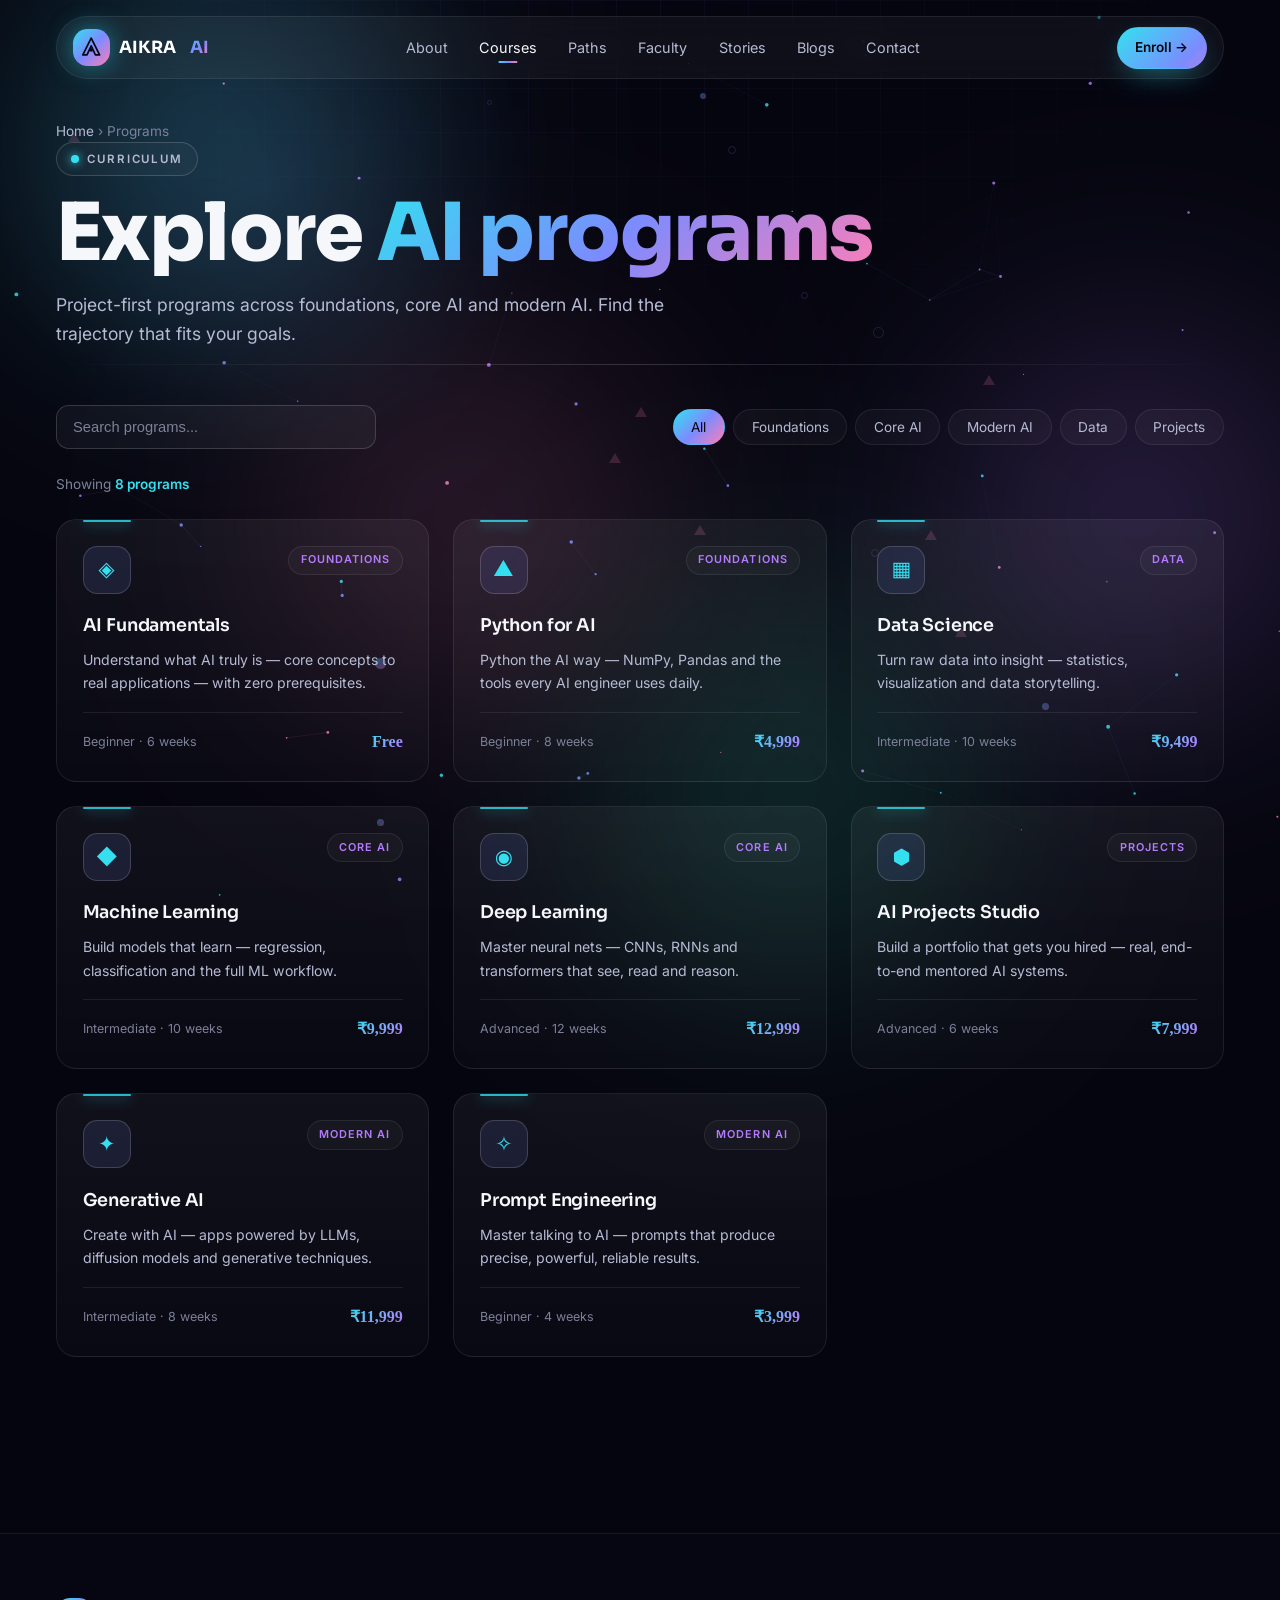
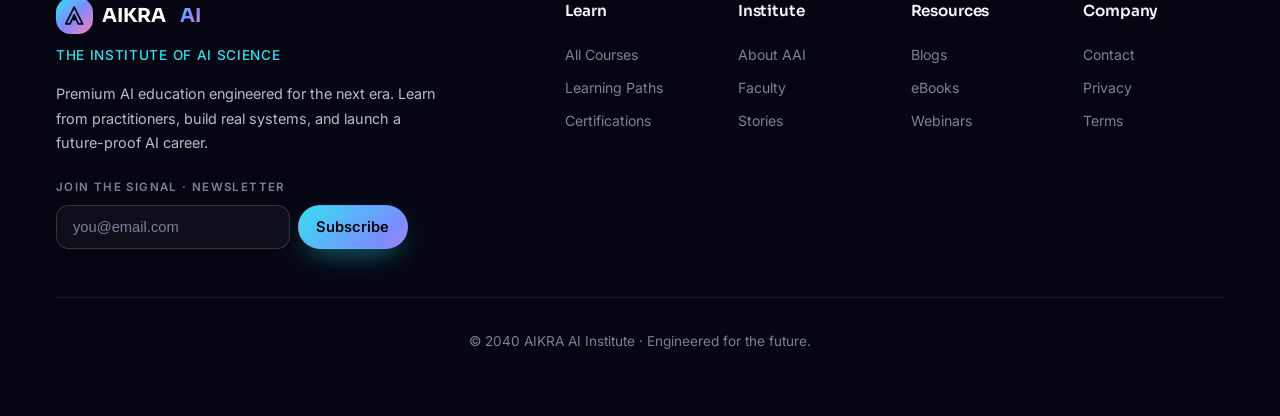
<file: courses.html>
<!DOCTYPE html>
<html lang="en">
<head>
  <meta charset="UTF-8" />
  <meta name="viewport" content="width=device-width, initial-scale=1.0" />
  <title>Programs — AIKRA AI Institute</title>
  <meta name="description" content="Browse all AIKRA AI Institute programs — from AI Fundamentals to Generative AI, Deep Learning and Data Science." />
  <link rel="icon" type="image/svg+xml" href="assets/favicon.svg" />
  <link rel="preconnect" href="https://fonts.googleapis.com" /><link rel="preconnect" href="https://fonts.gstatic.com" crossorigin />
  <link href="https://fonts.googleapis.com/css2?family=Sora:wght@400;500;600;700;800&family=Inter:wght@400;500;600;700&display=swap" rel="stylesheet" />
  <link rel="stylesheet" href="assets/css/styles.css" />
  <!-- Editable content (see content/README.md) -->
  <script src="content/site.js"></script>
  <script src="content/courses.js"></script>
  <script src="content/reviews.js"></script>
</head>
<body>
  <div id="header"></div>
  <main style="padding-top:7.5rem;">
    <section class="container-aai" style="padding-bottom:1rem;">
      <p class="crumb reveal"><a href="index.html">Home</a> › Programs</p>
      <span class="eyebrow reveal"><span class="dot"></span> Curriculum</span>
      <h1 class="h-display reveal d1" style="margin-top:1rem;">Explore <span class="gradient-text">AI programs</span></h1>
      <p class="muted reveal d2" style="margin-top:1rem;max-width:40rem;font-size:1.1rem;">Project-first programs across foundations, core AI and modern AI. Find the trajectory that fits your goals.</p>
    </section>

    <section class="section" style="padding-top:2.5rem;">
      <div class="container-aai">
        <div class="reveal" style="margin-bottom:2.5rem;display:flex;flex-wrap:wrap;gap:1rem;align-items:center;justify-content:space-between;">
          <input id="course-search" type="search" placeholder="Search programs..." style="max-width:20rem;" class="field" />
          <div id="course-filters" style="display:flex;flex-wrap:wrap;gap:.5rem;">
            <button class="is-active" data-filter="All">All</button>
            <button data-filter="Foundations">Foundations</button>
            <button data-filter="Core AI">Core AI</button>
            <button data-filter="Modern AI">Modern AI</button>
            <button data-filter="Data">Data</button>
            <button data-filter="Projects">Projects</button>
          </div>
        </div>
        <p class="reveal dim" style="margin:-1rem 0 1.5rem;font-size:.85rem;">Showing <span id="result-count" style="color:var(--cyan);font-weight:600;">all programs</span></p>
        <div id="course-grid" class="grid-3" data-stagger></div>
        <p id="no-results" class="hidden muted" style="padding:3rem 0;text-align:center;">No programs match your search.</p>
      </div>
    </section>
  </main>
  <div id="footer"></div>

  <script src="assets/js/partials.js"></script>
  <script>
    const COURSES = window.AIKRA.courses;
    document.getElementById('course-grid').innerHTML = COURSES.map((c,i) => `
      <a href="contact.html" class="card card-hover reveal course-item" data-tilt data-category="${c.cat}" data-title="${c.title.toLowerCase()}" style="display:flex;flex-direction:column;">
        <span class="spark"></span>
        <div style="display:flex;justify-content:space-between;align-items:flex-start;">
          <span class="ic-badge">${c.icon}</span><span class="tag">${c.cat}</span>
        </div>
        <h3 style="margin-top:1.1rem;font-size:1.1rem;">${c.title}</h3>
        <p class="muted" style="margin-top:.5rem;flex:1;font-size:.88rem;">${c.desc}</p>
        <div style="margin-top:1.1rem;display:flex;justify-content:space-between;align-items:center;border-top:1px solid var(--line);padding-top:1rem;">
          <span class="dim" style="font-size:.78rem;">${c.meta}</span>
          <span class="holo-text" style="font-family:'Fredoka';font-weight:700;">${c.price}</span>
        </div>
      </a>`).join('');
  </script>
  <script src="assets/js/app.js"></script>
</body>
</html>
</file>
<file: assets/css/styles.css>
/* ============================================================
   AIKRA AI Institute — "AURORA LUXE" dark futuristic theme
   No-build stylesheet · fonts: Sora (display) + Inter (body)
   ============================================================ */

/* ---------- Design tokens ---------- */
:root {
  --void: #05050f;
  --deep: #08081a;
  --panel: rgba(255, 255, 255, .03);
  --ink: #f5f7fb;
  --muted: #b6bbd4;
  --dim: #7c8199;

  --cyan: #34e0f0;
  --violet: #b57bff;
  --iris: #7c8bff;
  --mint: #37f0b6;
  --pink: #ff7eb6;

  --line: rgba(255, 255, 255, .08);
  --line-bright: rgba(255, 255, 255, .16);

  --aurora: linear-gradient(135deg, #34e0f0 0%, #7c8bff 50%, #ff7eb6 100%);
  --holo: linear-gradient(135deg, #34e0f0, #b57bff 55%, #ff7eb6);

  --radius: 1.25rem;
  --ease-bounce: cubic-bezier(.2, .8, .2, 1);
}

/* ---------- Reset ---------- */
*, *::before, *::after { box-sizing: border-box; }
* { margin: 0; }
html { scroll-behavior: smooth; -webkit-text-size-adjust: 100%; }
body {
  font-family: 'Inter', system-ui, -apple-system, sans-serif;
  background: var(--void);
  color: var(--ink);
  line-height: 1.65;
  overflow-x: hidden;
  -webkit-font-smoothing: antialiased;
}
img, svg { display: block; max-width: 100%; }
a { color: inherit; text-decoration: none; }
button { font-family: inherit; }
ul, ol { list-style: none; padding: 0; }
.hidden { display: none !important; }

/* ---------- Layout ---------- */
.container-aai { max-width: 76rem; margin: 0 auto; padding: 0 1.5rem; }
.section { padding: 5rem 0; }
.grid-4, .grid-3 { display: grid; gap: 1.5rem; }
.grid-4 { grid-template-columns: 1fr; }
.grid-3 { grid-template-columns: 1fr; }
@media (min-width: 640px) { .grid-4 { grid-template-columns: repeat(2, 1fr); } .grid-3 { grid-template-columns: repeat(2, 1fr); } }
@media (min-width: 1024px) { .grid-4 { grid-template-columns: repeat(4, 1fr); } .grid-3 { grid-template-columns: repeat(3, 1fr); } }

.hero-grid { display: grid; grid-template-columns: 1fr; gap: 3rem; align-items: center; }
@media (min-width: 960px) { .hero-grid { grid-template-columns: 1.05fr .95fr; } }

.cert-grid { display: grid; grid-template-columns: 1fr; gap: 3rem; align-items: center; }
@media (min-width: 900px) { .cert-grid { grid-template-columns: 1fr 1fr; } }

/* ============================================================
   BACKDROP — starfield, aurora blobs, grid floor, floaties
   ============================================================ */
#starfield {
  position: fixed; inset: 0; z-index: 0; pointer-events: none;
}
.grid-floor {
  position: fixed; inset: 0; z-index: 0; pointer-events: none;
  background-image:
    linear-gradient(rgba(124, 139, 255, .05) 1px, transparent 1px),
    linear-gradient(90deg, rgba(124, 139, 255, .05) 1px, transparent 1px);
  background-size: 44px 44px;
  mask-image: radial-gradient(ellipse 80% 60% at 50% 0%, #000 0%, transparent 75%);
}
.aurora {
  position: fixed; z-index: 0; pointer-events: none;
  width: 42rem; height: 42rem; border-radius: 50%;
  filter: blur(90px); opacity: .5; mix-blend-mode: screen;
  animation: aurora-float 18s ease-in-out infinite;
}
.aurora.a1 { top: -12rem; left: -8rem; background: radial-gradient(circle, rgba(52,224,240,.55), transparent 60%); }
.aurora.a2 { top: 20%; right: -12rem; background: radial-gradient(circle, rgba(181,123,255,.5), transparent 60%); animation-delay: -4s; }
.aurora.a3 { bottom: 5%; left: 10%; background: radial-gradient(circle, rgba(255,126,182,.4), transparent 60%); animation-delay: -8s; }
.aurora.a4 { bottom: -14rem; right: 12%; background: radial-gradient(circle, rgba(55,240,182,.4), transparent 60%); animation-delay: -12s; }
@keyframes aurora-float {
  0%, 100% { transform: translate(0, 0) scale(1); }
  33% { transform: translate(3rem, -2rem) scale(1.08); }
  66% { transform: translate(-2rem, 2rem) scale(.95); }
}

.floaties { position: fixed; inset: 0; z-index: 0; pointer-events: none; }
.floatie {
  position: absolute; border-radius: 50%;
  background: var(--aurora); opacity: .35;
  animation: floatie-move linear infinite;
}
.floatie.ring { background: none; border: 1.5px solid rgba(124,139,255,.5); }
.floatie.tri {
  width: 0; height: 0;
  border-left: 6px solid transparent; border-right: 6px solid transparent;
  border-bottom: 10px solid rgba(255,126,182,.5); background: none; border-radius: 0;
}
@keyframes floatie-move {
  0% { transform: translateY(0) rotate(0); }
  100% { transform: translateY(-120vh) rotate(360deg); }
}

.spotlight {
  position: fixed; top: 0; left: 0; z-index: 0; pointer-events: none;
  width: 40rem; height: 40rem; margin: -20rem 0 0 -20rem; border-radius: 50%;
  background: radial-gradient(circle, rgba(124,139,255,.10), transparent 60%);
  mix-blend-mode: screen;
}

/* keep content above backdrop */
.site-header, main, footer, .to-top, .side-cta { position: relative; z-index: 1; }

/* ---------- Performance hints ---------- */
.aurora, .floatie, #starfield, .spotlight, .marquee-track, .trust-track, .float-card, .core, .orbit {
  will-change: transform;
  transform: translateZ(0);
  backface-visibility: hidden;
}
.section { content-visibility: auto; contain-intrinsic-size: 1px 900px; }

/* ============================================================
   TYPOGRAPHY
   ============================================================ */
.h-display {
  font-family: 'Sora', sans-serif; font-weight: 800; line-height: 1.02;
  letter-spacing: -.02em; font-size: clamp(2.6rem, 7vw, 5rem);
}
.h-section {
  font-family: 'Sora', sans-serif; font-weight: 700; line-height: 1.1;
  letter-spacing: -.02em; font-size: clamp(1.9rem, 4vw, 3rem);
}
h3 { font-family: 'Sora', sans-serif; font-weight: 600; letter-spacing: -.01em; }
.muted { color: var(--muted); }
.dim { color: var(--dim); }

.gradient-text {
  background: var(--aurora); -webkit-background-clip: text; background-clip: text;
  -webkit-text-fill-color: transparent; color: transparent;
}
.holo-text {
  background: var(--holo); background-size: 200% auto;
  -webkit-background-clip: text; background-clip: text;
  -webkit-text-fill-color: transparent; color: transparent;
  animation: holo-shift 5s linear infinite;
}
@keyframes holo-shift { to { background-position: 200% center; } }
.glow-text { text-shadow: 0 0 32px rgba(124,139,255,.5); }

/* eyebrow tag */
.eyebrow {
  display: inline-flex; align-items: center; gap: .5rem;
  padding: .4rem .9rem; border-radius: 9999px;
  border: 1px solid var(--line-bright); background: var(--panel);
  font-size: .72rem; font-weight: 600; letter-spacing: .16em; text-transform: uppercase;
  color: var(--muted); backdrop-filter: blur(8px);
}
.eyebrow .dot, .dot {
  width: .5rem; height: .5rem; border-radius: 50%;
  background: var(--cyan); box-shadow: 0 0 10px var(--cyan);
  animation: pulse-dot 2s ease-in-out infinite;
}
@keyframes pulse-dot { 0%,100% { opacity: 1; } 50% { opacity: .35; } }

.crumb { font-size: .85rem; color: var(--dim); }
.crumb a { color: var(--muted); }
.crumb a:hover { color: var(--cyan); }

/* ============================================================
   GLASS + CARDS
   ============================================================ */
.glass {
  background: rgba(255, 255, 255, .045);
  border: 1px solid var(--line);
  backdrop-filter: blur(16px); -webkit-backdrop-filter: blur(16px);
}
.card {
  position: relative; border-radius: var(--radius);
  background: linear-gradient(180deg, rgba(255,255,255,.05), rgba(255,255,255,.02));
  border: 1px solid var(--line); padding: 1.6rem;
  overflow: hidden; transition: transform .4s var(--ease-bounce), border-color .4s, box-shadow .4s;
}
.card-hover:hover {
  border-color: var(--line-bright);
  box-shadow: 0 20px 50px -20px rgba(52,224,240,.35);
}
.spark {
  position: absolute; top: 0; left: 1.6rem; height: 2px; width: 3rem;
  background: var(--cyan); border-radius: 2px; box-shadow: 0 0 14px var(--cyan);
  opacity: .8;
}
.ic-badge {
  display: grid; place-items: center; height: 3rem; width: 3rem;
  border-radius: .9rem; font-size: 1.3rem;
  background: rgba(124,139,255,.12); border: 1px solid var(--line-bright);
  color: var(--cyan);
}
.tag {
  font-size: .68rem; font-weight: 600; letter-spacing: .1em; text-transform: uppercase;
  color: var(--violet); padding: .3rem .7rem; border-radius: 9999px;
  border: 1px solid var(--line); background: var(--panel);
}
.feat-ic { font-size: 1.6rem; color: var(--cyan); }
.pill {
  font-size: .7rem; font-weight: 600; color: var(--mint);
  padding: .25rem .7rem; border-radius: 9999px;
  border: 1px solid rgba(55,240,182,.3); background: rgba(55,240,182,.08);
}

.mini-chip {
  display: inline-flex; align-items: center; gap: .35rem;
  padding: .5rem .9rem; border-radius: 9999px; font-size: .82rem; color: var(--muted);
  border: 1px solid var(--line); background: var(--panel);
}
.mini-chip b { color: var(--ink); }
.hero-badge-row { display: flex; flex-wrap: wrap; gap: .7rem; margin-top: 2rem; }

.check-list { margin: 1.5rem 0; display: grid; gap: .7rem; }
.check-list li { position: relative; padding-left: 1.8rem; color: var(--muted); }
.check-list li::before {
  content: "✓"; position: absolute; left: 0; top: 0;
  color: var(--mint); font-weight: 700;
}

.path-steps { position: relative; margin-top: 1.2rem; display: grid; gap: .8rem; padding-left: 1.5rem; }
.path-steps li { position: relative; color: var(--muted); font-size: .9rem; }
.path-steps li::before {
  content: ""; position: absolute; left: -1.5rem; top: .45rem;
  width: .6rem; height: .6rem; border-radius: 50%;
  background: var(--cyan); box-shadow: 0 0 10px var(--cyan);
}

/* path connector animated line */
.path-connector {
  position: absolute; left: -1.2rem; top: .5rem; bottom: .5rem; width: 2px;
  background: var(--line); overflow: hidden;
}
.path-connector .fill {
  position: absolute; inset: 0; height: 0; background: var(--aurora);
  transition: height 1.2s var(--ease-bounce);
}
.path-connector.is-filled .fill { height: 100%; }

/* ============================================================
   BUTTONS
   ============================================================ */
.btn {
  position: relative; overflow: hidden;
  display: inline-flex; align-items: center; justify-content: center; gap: .5rem;
  padding: .85rem 1.5rem; border-radius: 9999px; border: 1px solid transparent;
  font-weight: 600; font-size: .92rem; cursor: pointer;
  transition: transform .25s var(--ease-bounce), box-shadow .3s, background .3s, border-color .3s;
}
.btn-primary {
  color: #05050f; background: var(--aurora); background-size: 180% auto;
  box-shadow: 0 10px 30px -10px rgba(52,224,240,.6);
}
.btn-primary:hover { background-position: right center; box-shadow: 0 14px 40px -8px rgba(181,123,255,.6); }
.btn-ghost {
  color: var(--ink); background: var(--panel); border-color: var(--line-bright);
}
.btn-ghost:hover { border-color: var(--cyan); color: var(--cyan); }

.ripple {
  position: absolute; border-radius: 50%; transform: scale(0);
  background: rgba(255,255,255,.4); pointer-events: none;
  animation: ripple .6s ease-out;
}
@keyframes ripple { to { transform: scale(2.4); opacity: 0; } }

/* ============================================================
   HEADER / NAV
   ============================================================ */
.scroll-progress {
  position: fixed; top: 0; left: 0; height: 3px; width: 100%; z-index: 100;
  background: var(--aurora); transform: scaleX(0); transform-origin: left;
}
.site-header { position: fixed; top: 0; left: 0; right: 0; z-index: 50; transition: all .3s; }
.site-header.scrolled .nav-bar { background: rgba(8,8,20,.8); box-shadow: 0 10px 40px -20px rgba(0,0,0,.8); }
.nav-bar { transition: background .3s, box-shadow .3s; }
@media (min-width: 900px) { .desktop-nav { display: flex !important; } .mobile-toggle { display: none !important; } }

.nav-link {
  position: relative; padding: .5rem .9rem; border-radius: 9999px;
  font-size: .9rem; color: var(--muted); transition: color .25s;
}
.nav-link:hover { color: var(--ink); }
.nav-link.is-active { color: var(--ink); }
.nav-link.is-active::after {
  content: ""; position: absolute; left: 50%; bottom: .1rem; transform: translateX(-50%);
  width: 1.2rem; height: 2px; border-radius: 2px; background: var(--aurora);
}
.enroll-cta { padding: .55rem 1.1rem; font-size: .85rem; }

.m-link {
  display: block; padding: .9rem .4rem; font-size: 1.1rem; font-weight: 500;
  color: var(--muted); border-bottom: 1px solid var(--line); transition: color .2s;
}
.m-link:hover, .m-link.is-active { color: var(--cyan); }

/* ============================================================
   HERO — orbit visual
   ============================================================ */
.orbit-wrap {
  position: relative; aspect-ratio: 1; max-width: 30rem; margin: 0 auto; width: 100%;
  display: grid; place-items: center;
}
.orbit {
  position: absolute; border: 1px solid var(--line-bright); border-radius: 50%;
  inset: 0; animation: spin linear infinite;
}
.orbit.o1 { inset: 8%; animation-duration: 18s; }
.orbit.o2 { inset: 22%; animation-duration: 13s; animation-direction: reverse; }
.orbit.o3 { inset: 36%; animation-duration: 9s; }
.orbit .node {
  position: absolute; top: -5px; left: 50%; transform: translateX(-50%);
  width: 12px; height: 12px; border-radius: 50%;
  background: var(--cyan); box-shadow: 0 0 16px var(--cyan);
}
.orbit.o2 .node { background: var(--violet); box-shadow: 0 0 16px var(--violet); }
.orbit.o3 .node { background: var(--pink); box-shadow: 0 0 16px var(--pink); }
@keyframes spin { to { transform: rotate(360deg); } }
.core {
  position: relative; display: grid; place-items: center;
  width: 6rem; height: 6rem; border-radius: 50%; color: #05050f;
  background: var(--aurora); box-shadow: 0 0 60px rgba(124,139,255,.7);
  animation: core-pulse 3s ease-in-out infinite;
}
@keyframes core-pulse { 0%,100% { transform: scale(1); } 50% { transform: scale(1.06); } }

.float-card { position: absolute; z-index: 2; animation: bob 5s ease-in-out infinite; }
@keyframes bob { 0%,100% { transform: translateY(0); } 50% { transform: translateY(-12px); } }

/* scroll cue */
.scroll-cue {
  display: flex; flex-direction: column; align-items: center; gap: .5rem;
  width: max-content; margin: 1rem auto 0; color: var(--dim);
}
.scroll-cue-txt { font-size: .68rem; letter-spacing: .2em; text-transform: uppercase; }
.scroll-cue-mouse {
  width: 1.4rem; height: 2.3rem; border: 2px solid var(--line-bright); border-radius: 9999px;
  display: grid; justify-content: center; padding-top: .35rem;
}
.scroll-cue-mouse span {
  width: 3px; height: .5rem; border-radius: 2px; background: var(--cyan);
  animation: mouse-scroll 1.6s ease-in-out infinite;
}
@keyframes mouse-scroll { 0% { opacity: 0; transform: translateY(-4px); } 50% { opacity: 1; } 100% { opacity: 0; transform: translateY(6px); } }

/* ============================================================
   AI DEMO WIDGET (hero prompt→response)
   ============================================================ */
.ai-demo {
  border-radius: 1.1rem; overflow: hidden; border: 1px solid var(--line-bright);
  background: rgba(8,8,22,.72); backdrop-filter: blur(14px);
  box-shadow: 0 30px 70px -30px rgba(0,0,0,.9);
}
.ai-demo-bar {
  display: flex; align-items: center; gap: .5rem; padding: .7rem 1rem;
  border-bottom: 1px solid var(--line); background: rgba(255,255,255,.03);
}
.ai-dot { width: .7rem; height: .7rem; border-radius: 50%; }
.ai-dot.r { background: #ff5f56; } .ai-dot.y { background: #ffbd2e; } .ai-dot.g { background: #27c93f; }
.ai-demo-title { margin-left: .6rem; font-size: .74rem; letter-spacing: .1em; text-transform: uppercase; color: var(--dim); }
.ai-demo-body { padding: 1.2rem; font-size: .9rem; }
.ai-row { display: flex; gap: .7rem; margin-bottom: 1rem; }
.ai-avatar {
  flex-shrink: 0; width: 1.9rem; height: 1.9rem; border-radius: .55rem;
  display: grid; place-items: center; font-size: .7rem; font-weight: 700; color: #05050f;
}
.ai-avatar.user { background: var(--line-bright); color: var(--ink); }
.ai-avatar.bot { background: var(--aurora); }
.ai-bubble { color: var(--muted); line-height: 1.6; }
.ai-bubble .prompt-txt { color: var(--ink); }
.ai-bubble.bot-bubble { color: var(--ink); }
.ai-caret::after { content: "▌"; color: var(--cyan); animation: caret .8s step-end infinite; }
.ai-typing span {
  display: inline-block; width: .4rem; height: .4rem; margin-right: .2rem; border-radius: 50%;
  background: var(--cyan); opacity: .4; animation: ai-typing 1.2s infinite;
}
.ai-typing span:nth-child(2) { animation-delay: .2s; }
.ai-typing span:nth-child(3) { animation-delay: .4s; }
@keyframes ai-typing { 0%,60%,100% { opacity: .3; transform: translateY(0); } 30% { opacity: 1; transform: translateY(-3px); } }

/* ============================================================
   MARQUEE
   ============================================================ */
.marquee {
  overflow: hidden; border-top: 1px solid var(--line); border-bottom: 1px solid var(--line);
  padding: 1rem 0; background: rgba(8,8,20,.5);
}
.marquee-track { display: flex; gap: 3rem; width: max-content; animation: marquee 28s linear infinite; }
.marquee-track span {
  font-family: 'Sora', sans-serif; font-weight: 700; font-size: 1rem;
  letter-spacing: .1em; color: transparent;
  background: var(--holo); -webkit-background-clip: text; background-clip: text;
  white-space: nowrap;
}
@keyframes marquee { to { transform: translateX(-50%); } }

/* ============================================================
   TRUST BAR
   ============================================================ */
.trust-bar { overflow: hidden; padding: 2rem 0; }
.trust-track { display: flex; gap: 1rem; width: max-content; }
.trust-item {
  display: flex; align-items: center; gap: .6rem; white-space: nowrap;
  padding: .7rem 1.2rem; border-radius: 9999px; font-size: .88rem; color: var(--muted);
  border: 1px solid var(--line); background: var(--panel);
}
.ti-icon { font-size: 1.1rem; }

/* ============================================================
   STATS with progress rings
   ============================================================ */
.stat-box { position: relative; text-align: center; padding: 2rem 1rem; }
.stat-ring { position: absolute; top: 0; left: 50%; transform: translateX(-50%); width: 7rem; height: 7rem; opacity: .5; }
.stat-ring .ring-bg { fill: none; stroke: var(--line); stroke-width: 4; }
.stat-ring .ring-fill {
  fill: none; stroke: url(#auroraGrad); stroke-width: 4; stroke-linecap: round;
  stroke-dasharray: 283; stroke-dashoffset: 283; transform: rotate(-90deg); transform-origin: 50% 50%;
  transition: stroke-dashoffset 2s var(--ease-bounce);
}
.stat-ring.is-filled .ring-fill { stroke-dashoffset: var(--fill, 0); }
.stat-num { font-family: 'Sora', sans-serif; font-weight: 800; font-size: clamp(2rem, 4vw, 2.8rem); position: relative; }
.stat-label { color: var(--dim); font-size: .85rem; margin-top: .3rem; }

/* ============================================================
   CURRICULUM SKILL-TREE
   ============================================================ */
.skilltree { position: relative; margin-top: 3rem; display: grid; gap: 1.2rem; }
@media (min-width: 760px) { .skilltree { grid-template-columns: repeat(4, 1fr); align-items: start; } }
.skill-node {
  position: relative; border-radius: 1rem; padding: 1.3rem;
  border: 1px solid var(--line); background: linear-gradient(180deg, rgba(255,255,255,.05), rgba(255,255,255,.015));
  opacity: 0; transform: translateY(1.5rem);
  transition: opacity .6s ease, transform .6s var(--ease-bounce), border-color .3s;
}
.skilltree.is-visible .skill-node { opacity: 1; transform: none; }
.skilltree.is-visible .skill-node:nth-child(2) { transition-delay: .15s; }
.skilltree.is-visible .skill-node:nth-child(3) { transition-delay: .3s; }
.skilltree.is-visible .skill-node:nth-child(4) { transition-delay: .45s; }
.skill-node:hover { border-color: var(--line-bright); box-shadow: 0 18px 40px -22px rgba(52,224,240,.4); }
.skill-node .lvl {
  font-size: .66rem; font-weight: 700; letter-spacing: .14em; text-transform: uppercase; color: var(--cyan);
}
.skill-node h4 { font-family: 'Sora', sans-serif; font-size: 1.05rem; margin-top: .5rem; }
.skill-node ul { margin-top: .8rem; display: grid; gap: .4rem; }
.skill-node li { font-size: .82rem; color: var(--muted); padding-left: 1rem; position: relative; }
.skill-node li::before { content: "→"; position: absolute; left: 0; color: var(--violet); }
/* connector arrow between nodes (desktop) */
@media (min-width: 760px) {
  .skill-node:not(:last-child)::after {
    content: ""; position: absolute; top: 50%; right: -.9rem; width: .9rem; height: 2px;
    background: var(--line-bright);
  }
}

/* ============================================================
   TESTIMONIAL CAROUSEL
   ============================================================ */
.slide { flex: 0 0 100%; padding: 0 .75rem; }
@media (min-width: 768px) { .slide { flex: 0 0 50%; } }
@media (min-width: 1024px) { .slide { flex: 0 0 33.333%; } }
.slide blockquote { color: var(--muted); font-size: .95rem; margin: 1rem 0 1.5rem; }
.stars { color: #fbbf24; letter-spacing: .1em; }
.slide figcaption { display: flex; align-items: center; gap: .8rem; }
.avatar, .avatar-lg {
  display: grid; place-items: center; border-radius: 50%; font-weight: 700; color: #05050f;
  background: var(--aurora);
}
.avatar { width: 2.6rem; height: 2.6rem; font-size: .8rem; }
.avatar-lg { width: 3.4rem; height: 3.4rem; font-size: .95rem; margin: 0 auto; }
.t-name { font-weight: 600; font-size: .9rem; }
.t-role, .f-role { color: var(--dim); font-size: .78rem; }
.f-role { color: var(--cyan); margin-top: .3rem; }

.carousel-btn {
  width: 2.8rem; height: 2.8rem; border-radius: 50%; font-size: 1.3rem; cursor: pointer;
  color: var(--ink); background: var(--panel); border: 1px solid var(--line-bright);
  transition: background .25s, color .25s, border-color .25s;
}
.carousel-btn:hover { border-color: var(--cyan); color: var(--cyan); }
.carousel-dots { display: flex; justify-content: center; gap: .5rem; margin-top: 1rem; }
.carousel-dot {
  width: .55rem; height: .55rem; border-radius: 50%; cursor: pointer; padding: 0;
  border: none; background: var(--line-bright); transition: all .3s;
}
.carousel-dot.is-active { width: 1.6rem; border-radius: 9999px; background: var(--aurora); }

/* ============================================================
   BLOG CARDS
   ============================================================ */
.blog-cover {
  height: 9rem; border-radius: .9rem; margin-bottom: 1.1rem; position: relative;
  background: var(--aurora); display: flex; align-items: flex-end; padding: .8rem;
}
.blog-cat {
  font-size: .68rem; font-weight: 600; letter-spacing: .08em; text-transform: uppercase;
  color: #fff; padding: .3rem .7rem; border-radius: 9999px; background: rgba(5,5,15,.5);
  backdrop-filter: blur(6px);
}
.blog-meta { color: var(--dim); font-size: .78rem; margin-top: 1rem; }
.blog-card:hover h3 { color: var(--cyan); }

/* ============================================================
   FAQ
   ============================================================ */
.faq-wrap { max-width: 44rem; margin: 3rem auto 0; display: grid; gap: 1rem; }
.faq-wrap details {
  border: 1px solid var(--line); border-radius: 1rem; background: var(--panel);
  padding: 0 1.4rem; overflow: hidden; transition: border-color .3s;
}
.faq-wrap details[open] { border-color: var(--line-bright); }
.faq-wrap summary {
  list-style: none; cursor: pointer; padding: 1.2rem 0; font-weight: 600;
  display: flex; justify-content: space-between; align-items: center; gap: 1rem;
}
.faq-wrap summary::-webkit-details-marker { display: none; }
.faq-plus { color: var(--cyan); font-size: 1.4rem; transition: transform .3s; flex-shrink: 0; }
.faq-wrap details[open] .faq-plus { transform: rotate(45deg); }
.faq-wrap p { color: var(--muted); padding: 0 0 1.3rem; font-size: .92rem; }

/* ============================================================
   WORD-BY-WORD REVEAL
   ============================================================ */
.word-reveal {
  font-family: 'Sora', sans-serif; font-weight: 700; letter-spacing: -.01em;
  font-size: clamp(1.5rem, 3.5vw, 2.6rem); line-height: 1.35; max-width: 52rem;
}
.wr-word { color: rgba(255,255,255,.15); transition: color .3s; }
.wr-word.is-lit { color: var(--ink); }

/* ============================================================
   TYPEWRITER
   ============================================================ */
.typewriter::after {
  content: "▌"; color: var(--cyan); animation: caret .8s step-end infinite;
}
@keyframes caret { 50% { opacity: 0; } }

/* ============================================================
   FORMS
   ============================================================ */
.field {
  width: 100%; padding: .8rem 1rem; border-radius: .8rem;
  background: rgba(255,255,255,.04); border: 1px solid var(--line-bright);
  color: var(--ink); font-size: .92rem; transition: border-color .25s, box-shadow .25s;
}
.field::placeholder { color: var(--dim); }
.field:focus { outline: none; border-color: var(--cyan); box-shadow: 0 0 0 3px rgba(52,224,240,.15); }
label { display: block; }

/* course filter buttons */
#course-filters { display: flex; flex-wrap: wrap; gap: .5rem; }
#course-filters button {
  padding: .55rem 1.1rem; border-radius: 9999px; cursor: pointer; font-size: .85rem;
  color: var(--muted); background: var(--panel); border: 1px solid var(--line); transition: all .25s;
}
#course-filters button:hover { border-color: var(--line-bright); color: var(--ink); }
#course-filters button.is-active { color: #05050f; background: var(--aurora); border-color: transparent; }

/* ============================================================
   FOOTER
   ============================================================ */
.footer-grid { display: grid; grid-template-columns: 1fr; gap: 3rem; }
@media (min-width: 900px) { .footer-grid { grid-template-columns: 1.4fr 2fr; } }
.footer-links { display: grid; grid-template-columns: repeat(2, 1fr); gap: 2rem; }
@media (min-width: 640px) { .footer-links { grid-template-columns: repeat(4, 1fr); } }
.foot-h { font-family: 'Sora', sans-serif; font-size: .95rem; margin-bottom: 1rem; color: var(--ink); }
.foot-l { display: block; color: var(--dim); font-size: .88rem; padding: .3rem 0; transition: color .2s; }
.foot-l:hover { color: var(--cyan); }

/* ============================================================
   SECTION DIVIDER "beam"
   ============================================================ */
.beam {
  height: 1px; width: 100%; max-width: 76rem; margin: 0 auto;
  background: linear-gradient(90deg, transparent, var(--line-bright), transparent);
}

/* ============================================================
   BACK TO TOP
   ============================================================ */
.to-top {
  position: fixed; bottom: 1.5rem; right: 1.5rem; z-index: 60;
  width: 3rem; height: 3rem; border-radius: 50%; cursor: pointer; font-size: 1.2rem;
  color: #05050f; background: var(--aurora); border: none;
  box-shadow: 0 10px 30px -10px rgba(52,224,240,.6);
  opacity: 0; transform: translateY(1rem) scale(.8); pointer-events: none;
  transition: opacity .3s, transform .3s var(--ease-bounce);
}
.to-top.is-visible { opacity: 1; transform: translateY(0) scale(1); pointer-events: auto; }

/* ============================================================
   SIDE CTA + COUNTDOWN
   ============================================================ */
.side-cta {
  position: fixed; bottom: 1.5rem; left: 1.5rem; z-index: 60;
  width: min(20rem, calc(100vw - 3rem));
  padding: 1.4rem; border-radius: 1.2rem;
  background: rgba(8,8,20,.9); border: 1px solid var(--line-bright);
  backdrop-filter: blur(16px);
  box-shadow: 0 30px 60px -20px rgba(0,0,0,.8);
  opacity: 0; transform: translateY(1.5rem) scale(.95); pointer-events: none;
  transition: opacity .4s, transform .4s var(--ease-bounce);
}
.side-cta.is-visible { opacity: 1; transform: translateY(0) scale(1); pointer-events: auto; }
.side-cta-close {
  position: absolute; top: .8rem; right: .8rem; cursor: pointer;
  width: 1.7rem; height: 1.7rem; border-radius: 50%; font-size: .8rem;
  color: var(--dim); background: var(--panel); border: 1px solid var(--line);
}
.side-cta-close:hover { color: var(--ink); }
.urgency-badge {
  display: inline-flex; align-items: center; gap: .4rem;
  font-size: .7rem; font-weight: 600; letter-spacing: .1em; text-transform: uppercase;
  color: var(--pink); padding: .3rem .7rem; border-radius: 9999px;
  border: 1px solid rgba(255,126,182,.3); background: rgba(255,126,182,.08);
}
.pulse-dot { width: .45rem; height: .45rem; border-radius: 50%; background: var(--pink); box-shadow: 0 0 8px var(--pink); animation: pulse-dot 1.4s infinite; }
.countdown { font-family: 'Sora', sans-serif; font-weight: 800; font-size: 1.35rem; letter-spacing: .02em; }

/* ============================================================
   SCROLL REVEAL animations
   ============================================================ */
.reveal, .reveal-l, .reveal-r, .reveal-scale { opacity: 0; transition: opacity .8s ease, transform .8s var(--ease-bounce); }
.reveal { transform: translateY(2rem); }
.reveal-l { transform: translateX(-2.5rem); }
.reveal-r { transform: translateX(2.5rem); }
.reveal-scale { transform: scale(.9); }
.reveal.is-visible, .reveal-l.is-visible, .reveal-r.is-visible, .reveal-scale.is-visible {
  opacity: 1; transform: none;
}
.d1 { transition-delay: .1s; } .d2 { transition-delay: .2s; }
.d3 { transition-delay: .3s; } .d4 { transition-delay: .4s; }

/* staggered children */
[data-stagger] > * { opacity: 0; transform: translateY(1.5rem); transition: opacity .6s ease, transform .6s var(--ease-bounce); }
[data-stagger].is-visible > * { opacity: 1; transform: none; }
[data-stagger].is-visible > *:nth-child(1) { transition-delay: .05s; }
[data-stagger].is-visible > *:nth-child(2) { transition-delay: .15s; }
[data-stagger].is-visible > *:nth-child(3) { transition-delay: .25s; }
[data-stagger].is-visible > *:nth-child(4) { transition-delay: .35s; }
[data-stagger].is-visible > *:nth-child(5) { transition-delay: .45s; }
[data-stagger].is-visible > *:nth-child(6) { transition-delay: .55s; }

/* ============================================================
   REDUCED MOTION
   ============================================================ */
@media (prefers-reduced-motion: reduce) {
  *, *::before, *::after { animation-duration: .001s !important; transition-duration: .01s !important; }
  .reveal, .reveal-l, .reveal-r, .reveal-scale, [data-stagger] > *, .skill-node { opacity: 1 !important; transform: none !important; }
}

/* ============================================================
   MOBILE TUNING (phones)  — most traffic is here
   ============================================================ */
@media (max-width: 640px) {
  /* Tighter vertical rhythm so pages aren't endlessly long */
  .section { padding: 3.25rem 0; }
  .container-aai { padding: 0 1.15rem; }

  /* Comfortable heading sizes */
  .h-display { font-size: clamp(2.1rem, 10vw, 2.9rem); }
  .h-section { font-size: clamp(1.6rem, 6.5vw, 2.1rem); }

  /* Full-width primary buttons = easier tapping */
  .hero-badge-row { gap: .5rem; }
  .btn { padding: .8rem 1.25rem; }

  /* Keep the orbit visual inside the screen, hide overflowing float-cards */
  .orbit-wrap { max-width: 17rem; }
  .float-card { transform: scale(.85); }
  .float-card:nth-of-type(3) { display: none; }

  /* Marquee / trust text a touch smaller */
  .marquee-track span { font-size: .85rem; }

  /* Floating side-CTA: slimmer, and sits above the back-to-top button */
  .side-cta { left: .75rem; right: .75rem; bottom: .75rem; width: auto; padding: 1.1rem; }
  .countdown { font-size: 1.15rem; }
  .to-top { bottom: .9rem; right: .9rem; width: 2.7rem; height: 2.7rem; }

  /* Skill-tree connectors are horizontal on desktop; keep vertical spacing on mobile */
  .skilltree { gap: 1rem; }

  /* Testimonials: comfortable single-column reading */
  .slide blockquote { font-size: .92rem; }
}

/* Ensure tap targets meet the 44px accessibility minimum on touch devices */
@media (hover: none) {
  .nav-link, .foot-l, .m-link, .carousel-btn, .side-cta-close, .faq-wrap summary {
    min-height: 44px; display: flex; align-items: center;
  }
}
</file>
